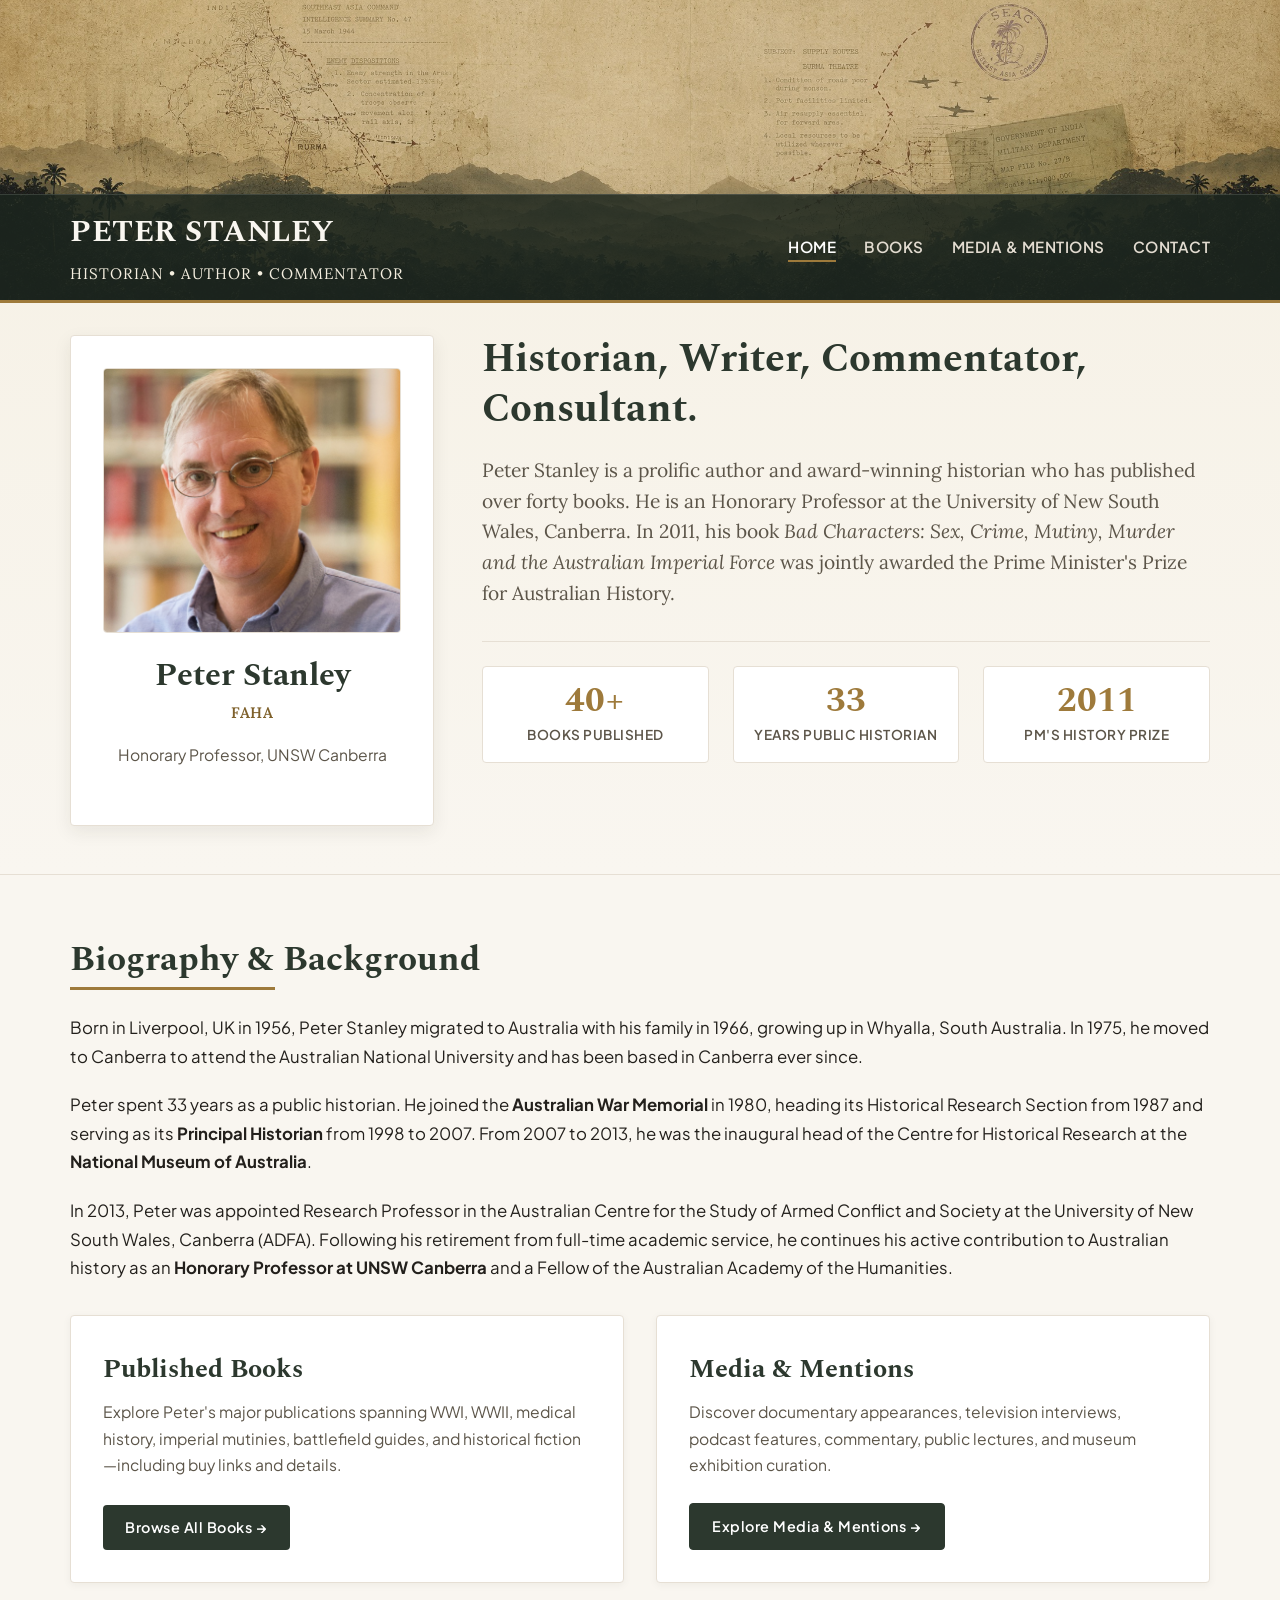
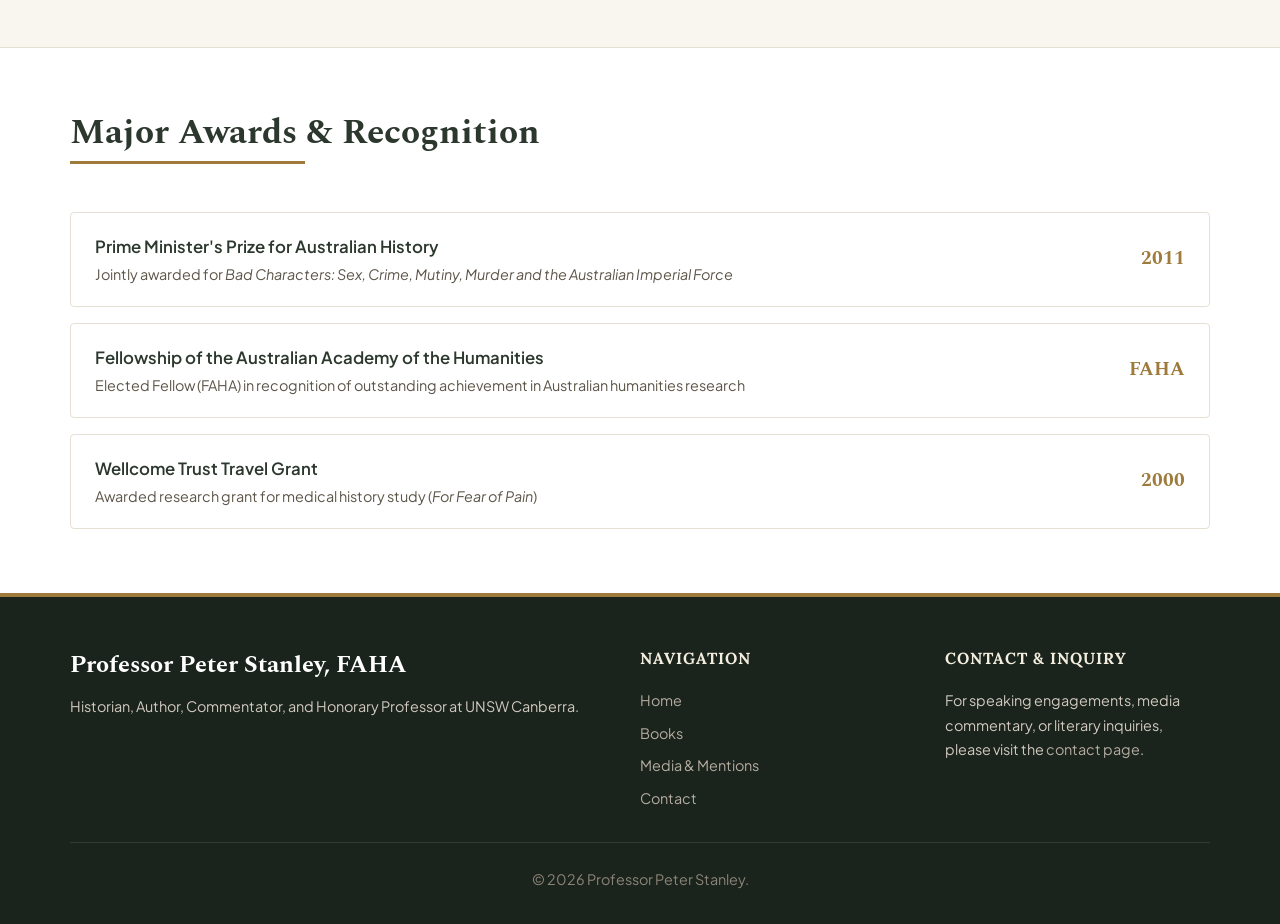
<file: index.html>
<!DOCTYPE html>
<html lang="en">
<head>
  <meta charset="UTF-8">
  <meta name="viewport" content="width=device-width, initial-scale=1.0">
  <title>Professor Peter Stanley, FAHA | Historian & Author</title>
  <meta name="description" content="Official website of Professor Peter Stanley FAHA, prolific author and award-winning Australian military and social historian, with over 40 books.">
  <link rel="stylesheet" href="css/style.css">
  <!-- Google Tag Manager -->
  <script>(function(w,d,s,l,i){w[l]=w[l]||[];w[l].push({'gtm.start':
  new Date().getTime(),event:'gtm.js'});var f=d.getElementsByTagName(s)[0],
  j=d.createElement(s),dl=l!='dataLayer'?'&l='+l:'';j.async=true;j.src=
  'https://www.googletagmanager.com/gtm.js?id='+i+dl;f.parentNode.insertBefore(j,f);
  })(window,document,'script','dataLayer','GTM-TJXRHC45');</script>
  <!-- End Google Tag Manager -->
</head>
<body>
  <!-- Google Tag Manager (noscript) -->
  <noscript><iframe src="https://www.googletagmanager.com/ns.html?id=GTM-TJXRHC45"
  height="0" width="0" style="display:none;visibility:hidden"></iframe></noscript>
  <!-- End Google Tag Manager (noscript) -->

  <!-- Header Banner & Overlay Navigation -->
  <header class="site-header">
    <div class="banner-wrapper">
      <img src="assets/header-banner.jpg" alt="SEAC Intelligence Summary & Burma Map Banner" class="banner-img">
    </div>
    <nav class="site-brand-nav">
      <div class="container brand-nav-container">
        <div class="site-title">
          PETER STANLEY
          <span>Historian • Author • Commentator</span>
        </div>
        <button class="nav-toggle" aria-label="Toggle Navigation">&#9776;</button>
        <div class="main-nav">
          <ul>
            <li><a href="index.html" class="active">Home</a></li>
            <li><a href="books.html">Books</a></li>
            <li><a href="media.html">Media & Mentions</a></li>
            <li><a href="contact.html">Contact</a></li>
          </ul>
        </div>
      </div>
    </nav>
  </header>

  <!-- Hero Section -->
  <section class="hero-section">
    <div class="container hero-grid">
      
      <!-- Profile Card -->
      <div class="hero-profile-card">
        <img class="profile-photo" src="assets/profile-peter-stanley.jpg" alt="Professor Peter Stanley">
        <h1 class="profile-name">Peter Stanley</h1>
        <div class="profile-postnominal">FAHA</div>
        <p class="card-desc">Honorary Professor, UNSW Canberra</p>
      </div>

      <!-- Hero Content -->
      <div class="hero-content-box">
        <h2 class="hero-tagline">Historian, Writer, Commentator, Consultant.</h2>
        <p class="hero-lead">
          Peter Stanley is a prolific author and award-winning historian who has published over forty books. He is an Honorary Professor at the University of New South Wales, Canberra. In 2011, his book <em>Bad Characters: Sex, Crime, Mutiny, Murder and the Australian Imperial Force</em> was jointly awarded the Prime Minister's Prize for Australian History.
        </p>

        <!-- Stats Grid -->
        <div class="hero-stats">
          <div class="stat-card">
            <div class="stat-number">40+</div>
            <div class="stat-label">Books Published</div>
          </div>
          <div class="stat-card">
            <div class="stat-number">33</div>
            <div class="stat-label">Years Public Historian</div>
          </div>
          <div class="stat-card">
            <div class="stat-number">2011</div>
            <div class="stat-label">PM's History Prize</div>
          </div>
        </div>
      </div>

    </div>
  </section>

  <!-- Biography Section -->
  <section class="section">
    <div class="container">
      <h2 class="section-title">Biography & Background</h2>
      <div class="bio-content">
        <p>
          Born in Liverpool, UK in 1956, Peter Stanley migrated to Australia with his family in 1966, growing up in Whyalla, South Australia. In 1975, he moved to Canberra to attend the Australian National University and has been based in Canberra ever since.
        </p>
        <p>
          Peter spent 33 years as a public historian. He joined the <strong>Australian War Memorial</strong> in 1980, heading its Historical Research Section from 1987 and serving as its <strong>Principal Historian</strong> from 1998 to 2007. From 2007 to 2013, he was the inaugural head of the Centre for Historical Research at the <strong>National Museum of Australia</strong>.
        </p>
        <p>
          In 2013, Peter was appointed Research Professor in the Australian Centre for the Study of Armed Conflict and Society at the University of New South Wales, Canberra (ADFA). Following his retirement from full-time academic service, he continues his active contribution to Australian history as an <strong>Honorary Professor at UNSW Canberra</strong> and a Fellow of the Australian Academy of the Humanities.
        </p>
      </div>

      <!-- Feature Cards Grid -->
      <div class="cards-grid">
        <div class="feature-card">
          <div>
            <h3 class="card-title">Published Books</h3>
            <p class="card-desc">
              Explore Peter's major publications spanning WWI, WWII, medical history, imperial mutinies, battlefield guides, and historical fiction—including buy links and details.
            </p>
          </div>
          <div>
            <a href="books.html" class="btn btn-primary">Browse All Books &rarr;</a>
          </div>
        </div>

        <div class="feature-card">
          <div>
            <h3 class="card-title">Media & Mentions</h3>
            <p class="card-desc">
              Discover documentary appearances, television interviews, podcast features, commentary, public lectures, and museum exhibition curation.
            </p>
          </div>
          <div>
            <a href="media.html" class="btn btn-outline">Explore Media & Mentions &rarr;</a>
          </div>
        </div>
      </div>
    </div>
  </section>

  <!-- Major Honors Section -->
  <section class="section" style="background-color: var(--color-card-bg); border-top: 1px solid var(--color-card-border);">
    <div class="container">
      <h2 class="section-title">Major Awards & Recognition</h2>
      <ul class="awards-list">
        <li class="award-item">
          <div>
            <div class="award-name">Prime Minister's Prize for Australian History</div>
            <div class="award-detail">Jointly awarded for <em>Bad Characters: Sex, Crime, Mutiny, Murder and the Australian Imperial Force</em></div>
          </div>
          <div class="award-year">2011</div>
        </li>
        <li class="award-item">
          <div>
            <div class="award-name">Fellowship of the Australian Academy of the Humanities</div>
            <div class="award-detail">Elected Fellow (FAHA) in recognition of outstanding achievement in Australian humanities research</div>
          </div>
          <div class="award-year">FAHA</div>
        </li>
        <li class="award-item">
          <div>
            <div class="award-name">Wellcome Trust Travel Grant</div>
            <div class="award-detail">Awarded research grant for medical history study (<em>For Fear of Pain</em>)</div>
          </div>
          <div class="award-year">2000</div>
        </li>
      </ul>
    </div>
  </section>

  <!-- Footer -->
  <footer class="site-footer">
    <div class="container">
      <div class="footer-grid">
        <div class="footer-brand">
          <h3>Professor Peter Stanley, FAHA</h3>
          <p>Historian, Author, Commentator, and Honorary Professor at UNSW Canberra.</p>
        </div>
        <div class="footer-links">
          <h4>Navigation</h4>
          <ul>
            <li><a href="index.html">Home</a></li>
            <li><a href="books.html">Books</a></li>
            <li><a href="media.html">Media & Mentions</a></li>
            <li><a href="contact.html">Contact</a></li>
          </ul>
        </div>
        <div class="footer-links">
          <h4>Contact & Inquiry</h4>
          <p>For speaking engagements, media commentary, or literary inquiries, please visit the <a href="contact.html">contact page</a>.</p>
        </div>
      </div>
      <div class="footer-bottom">
        <p>&copy; 2026 Professor Peter Stanley.</p>
      </div>
    </div>
  </footer>

  <script src="js/main.js"></script>
</body>
</html>
</file>
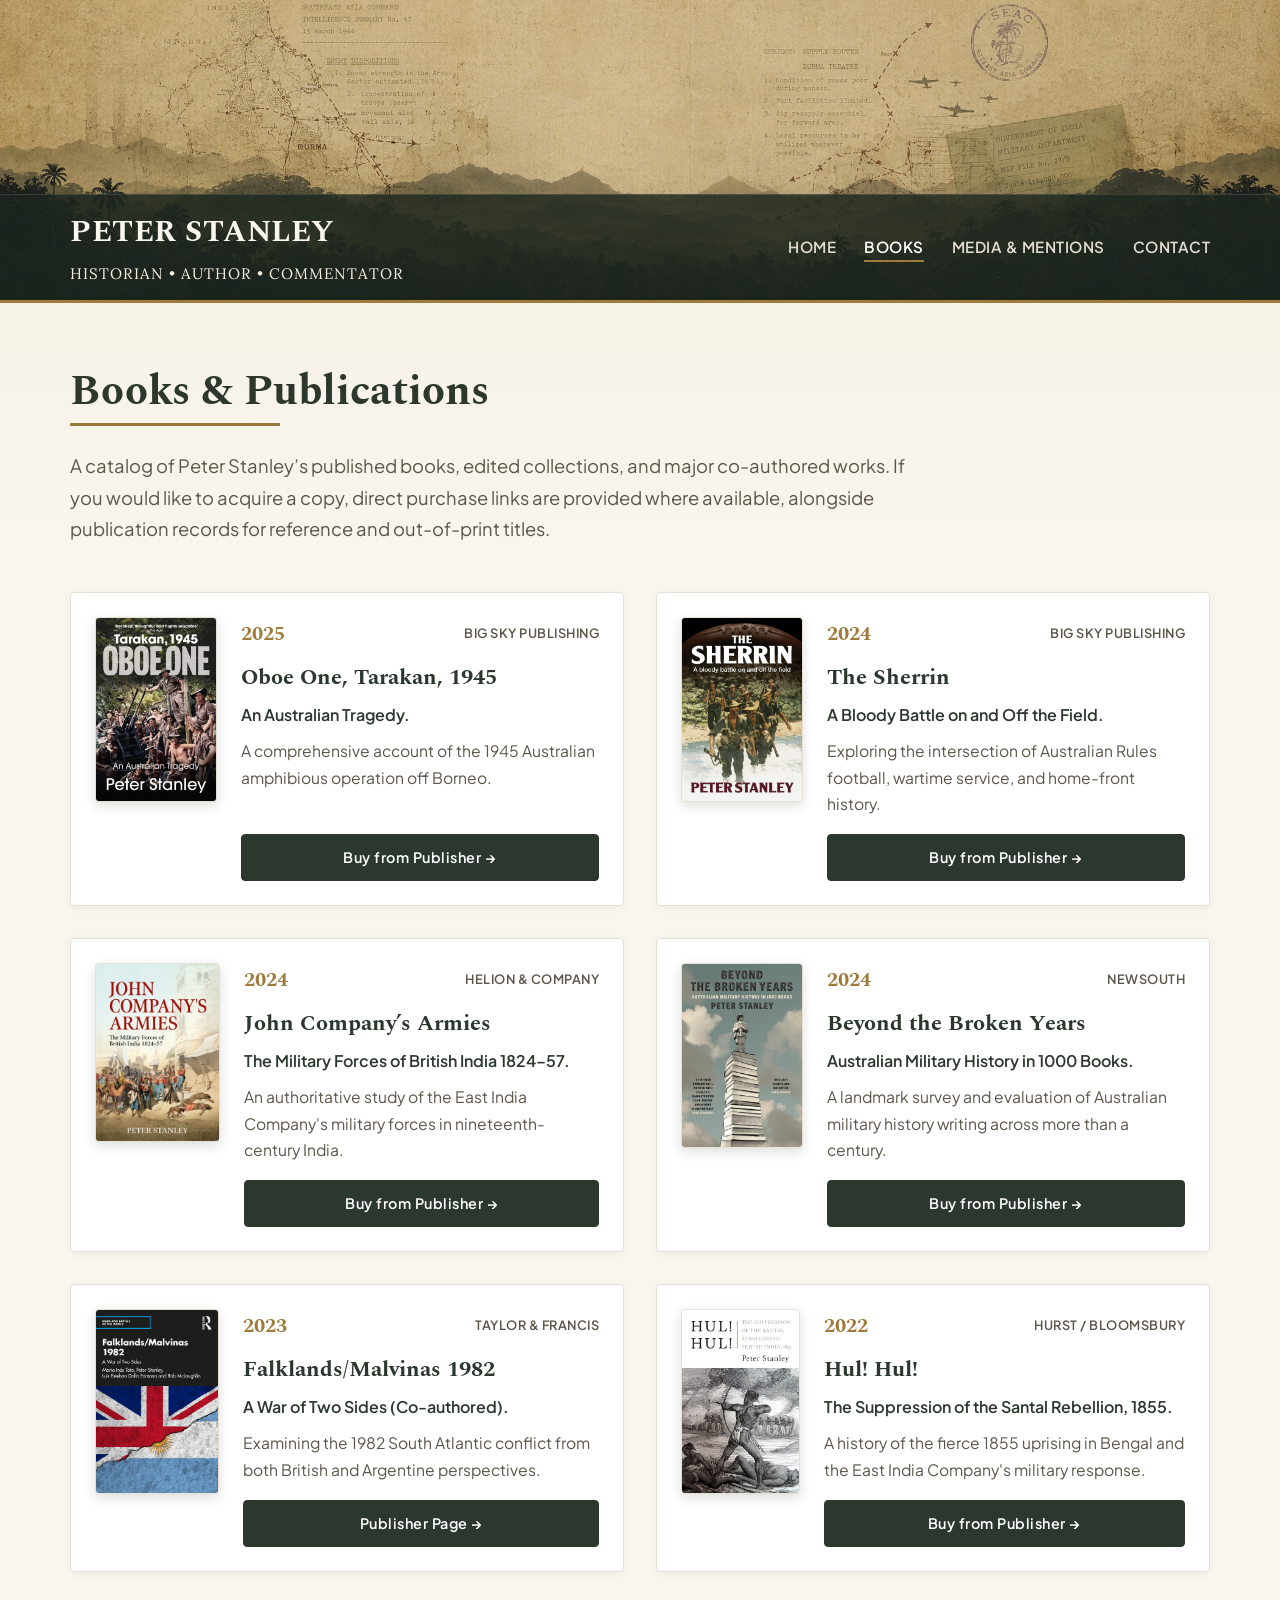
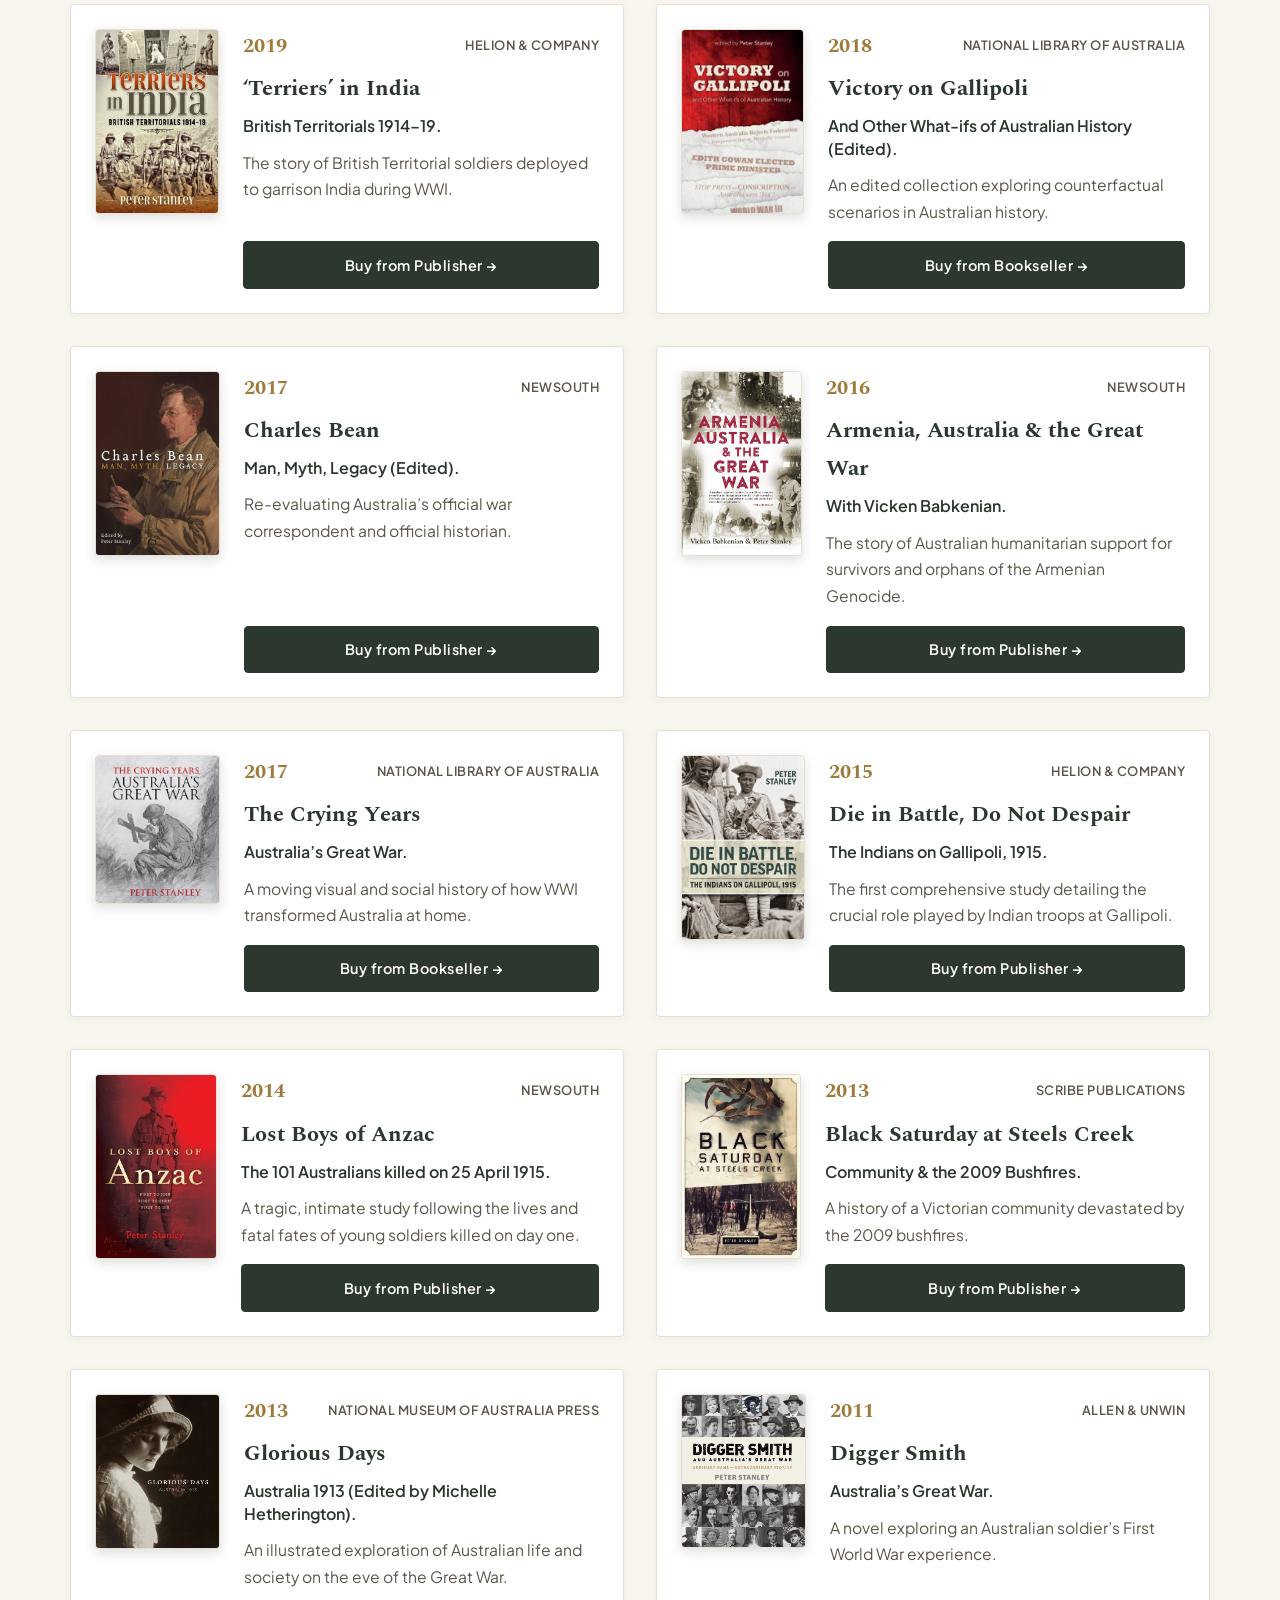
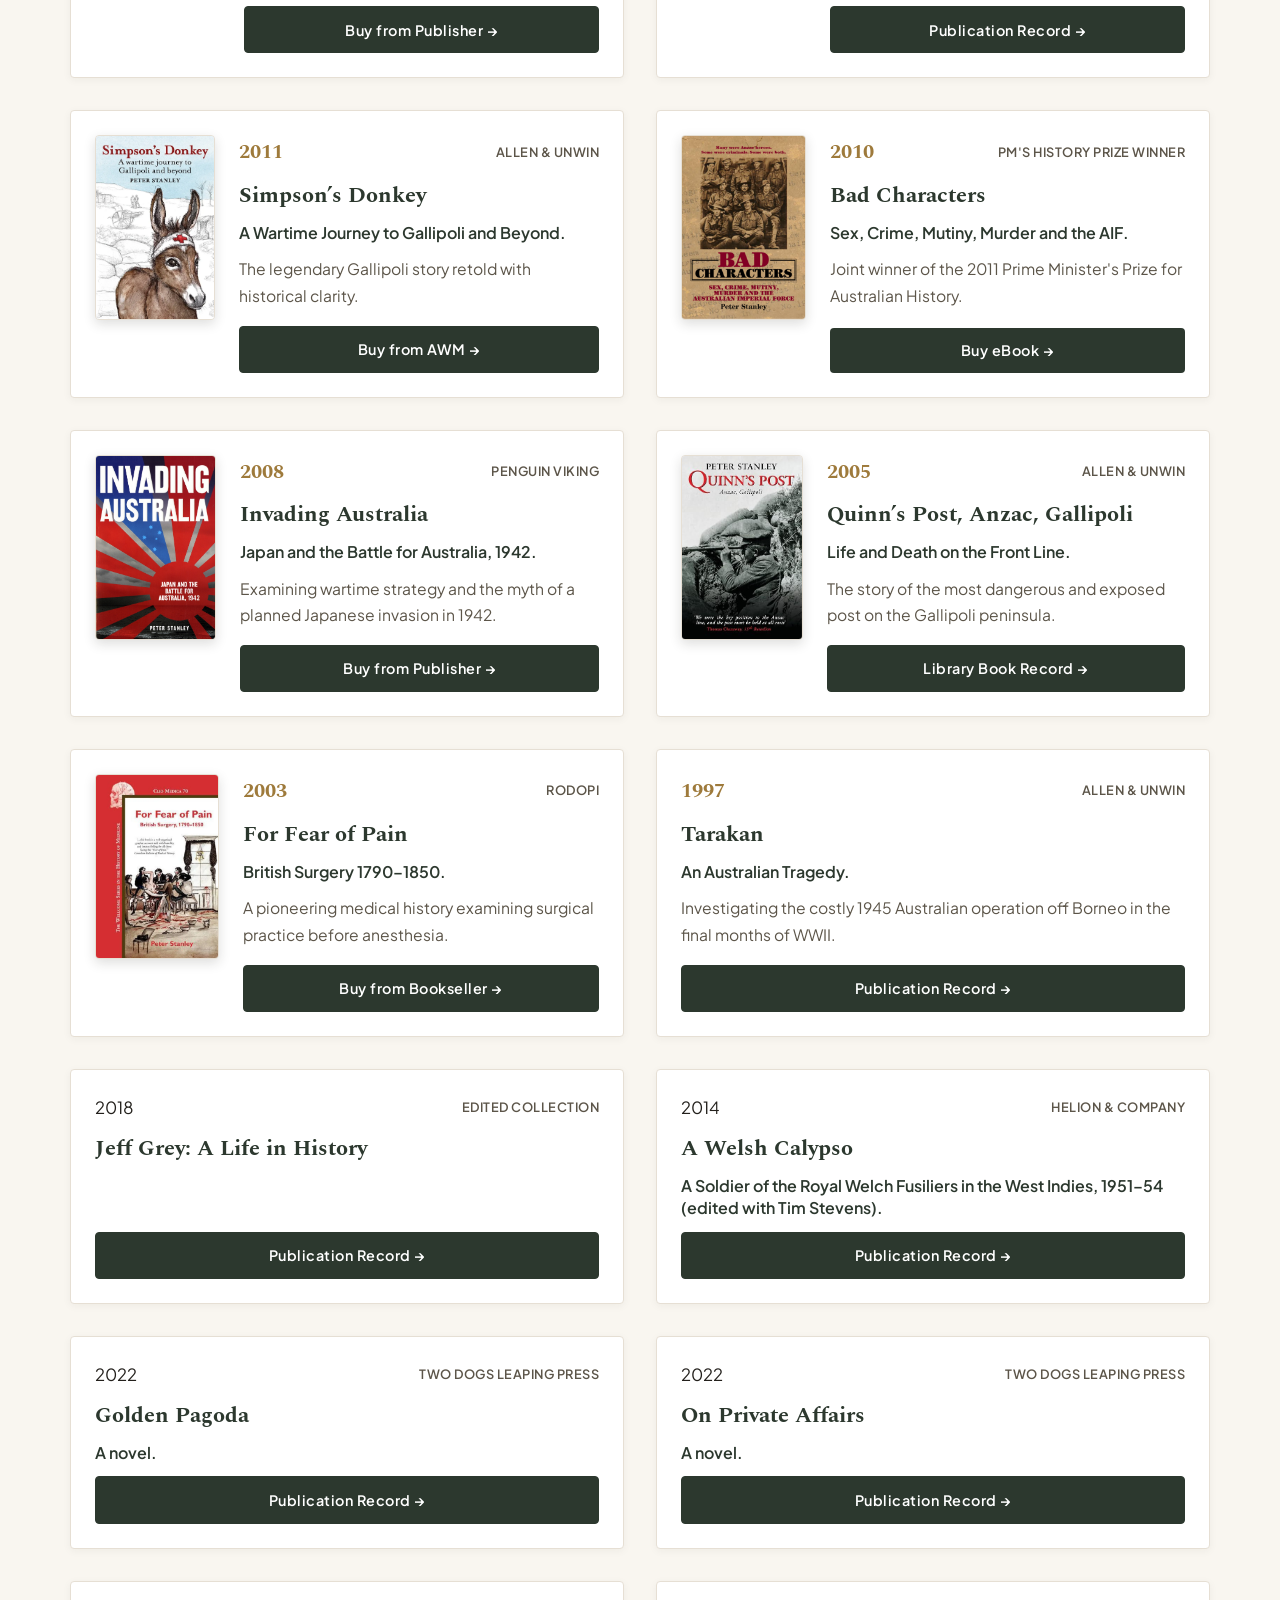
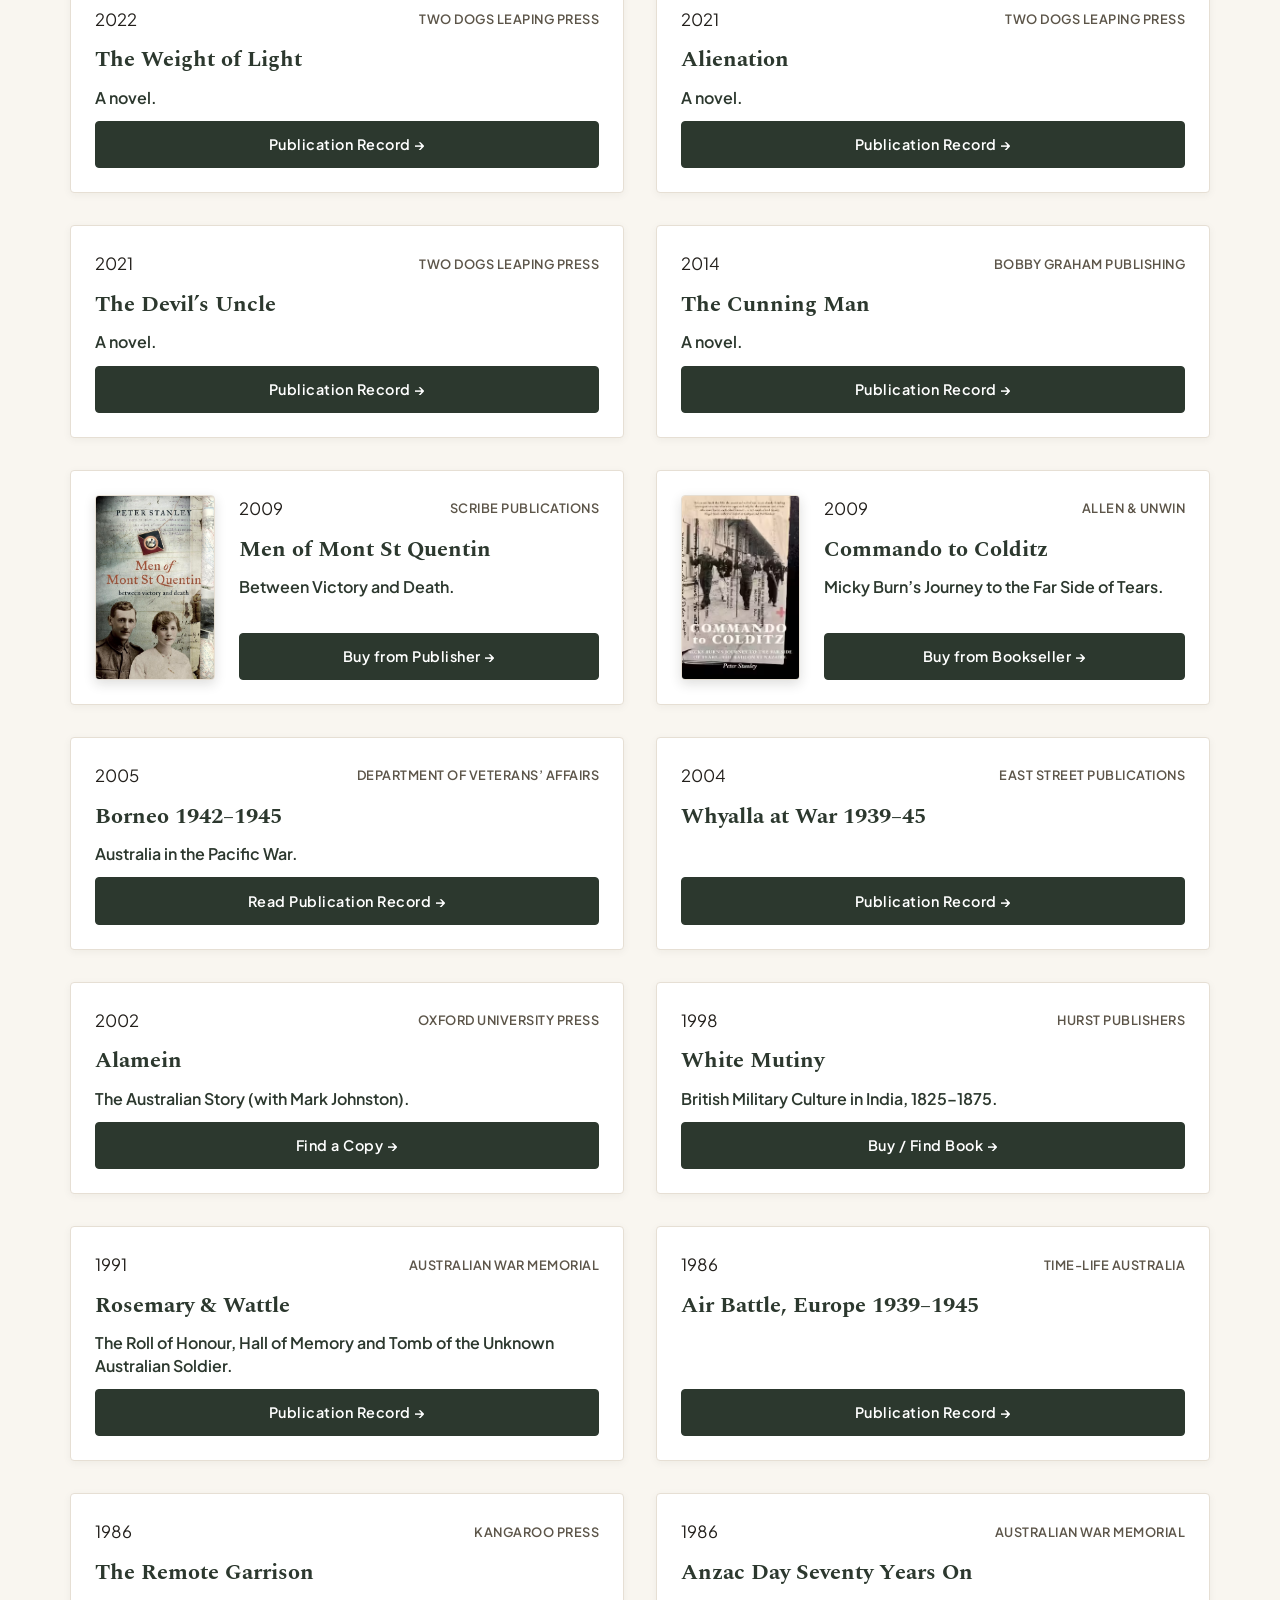
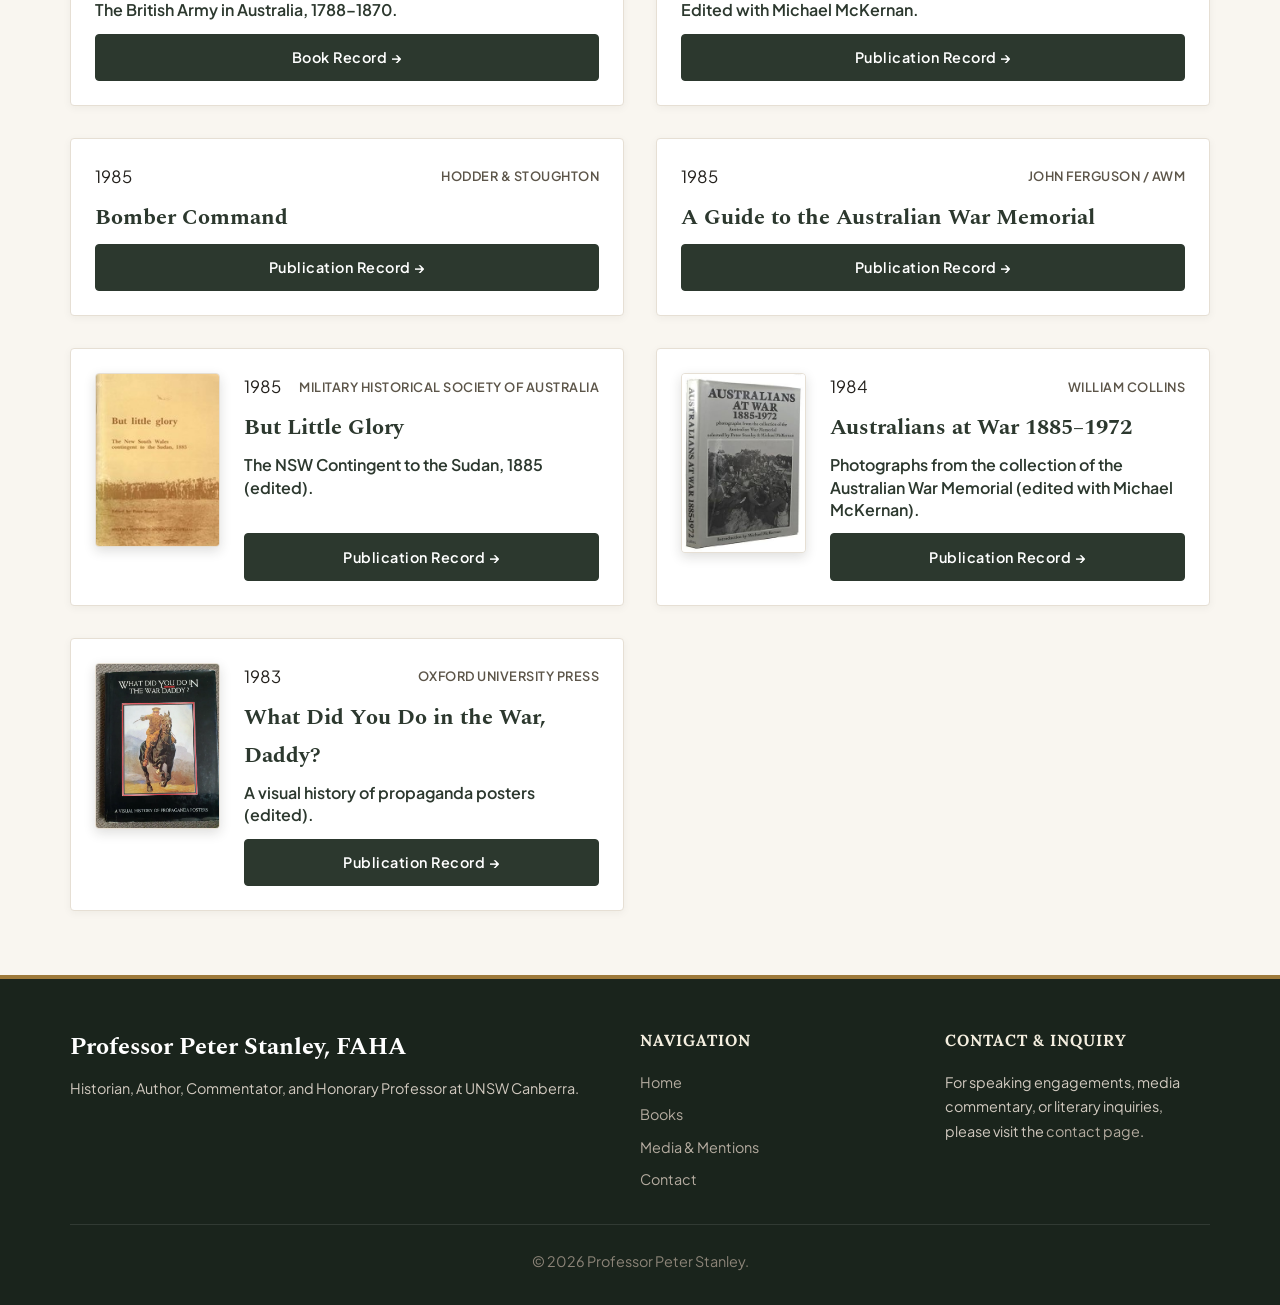
<file: books.html>
<!DOCTYPE html>
<html lang="en">
<head>
  <meta charset="UTF-8">
  <meta name="viewport" content="width=device-width, initial-scale=1.0">
  <title>Books | Professor Peter Stanley, FAHA</title>
  <meta name="description" content="Published books, edited collections, and major historical works by Professor Peter Stanley FAHA.">
  <link rel="stylesheet" href="css/style.css">
  <!-- Google Tag Manager -->
  <script>(function(w,d,s,l,i){w[l]=w[l]||[];w[l].push({'gtm.start':
  new Date().getTime(),event:'gtm.js'});var f=d.getElementsByTagName(s)[0],
  j=d.createElement(s),dl=l!='dataLayer'?'&l='+l:'';j.async=true;j.src=
  'https://www.googletagmanager.com/gtm.js?id='+i+dl;f.parentNode.insertBefore(j,f);
  })(window,document,'script','dataLayer','GTM-TJXRHC45');</script>
  <!-- End Google Tag Manager -->
</head>
<body>
  <!-- Google Tag Manager (noscript) -->
  <noscript><iframe src="https://www.googletagmanager.com/ns.html?id=GTM-TJXRHC45"
  height="0" width="0" style="display:none;visibility:hidden"></iframe></noscript>
  <!-- End Google Tag Manager (noscript) -->

  <!-- Header Banner & Overlay Navigation -->
  <header class="site-header">
    <div class="banner-wrapper">
      <img src="assets/header-banner.jpg" alt="Burma theatre map and wartime documents" class="banner-img">
    </div>
    <nav class="site-brand-nav">
      <div class="container brand-nav-container">
        <div class="site-title">
          PETER STANLEY
          <span>Historian • Author • Commentator</span>
        </div>
        <button class="nav-toggle" aria-label="Toggle Navigation">&#9776;</button>
        <div class="main-nav">
          <ul>
            <li><a href="index.html">Home</a></li>
            <li><a href="books.html" class="active">Books</a></li>
            <li><a href="media.html">Media & Mentions</a></li>
            <li><a href="contact.html">Contact</a></li>
          </ul>
        </div>
      </div>
    </nav>
  </header>

  <!-- Page Introduction Header -->
  <section class="section" style="padding-bottom: 2rem; background: linear-gradient(180deg, rgba(244, 238, 223, 0.5) 0%, rgba(249, 246, 240, 0) 100%);">
    <div class="container">
      <h1 class="section-title" style="font-size: 2.6rem;">Books & Publications</h1>
      <p style="font-size: 1.15rem; color: var(--color-text-muted); max-width: 850px;">
        A catalog of Peter Stanley’s published books, edited collections, and major co-authored works. If you would like to acquire a copy, direct purchase links are provided where available, alongside publication records for reference and out-of-print titles.
      </p>
    </div>
  </section>

  <!-- Books Catalog Grid (2 Columns, Horizontal Cards) -->
  <section class="section" style="padding-top: 1rem;">
    <div class="container">
      <div class="books-grid">

        <!-- 2025: Oboe One -->
        <article class="book-card-horizontal">
          <a href="https://www.bigskypublishing.com.au/oboe-one-tarakan-1945/" target="_blank" rel="noopener">
            <img class="book-cover-left" src="assets/books/oboe-one.jpg" alt="Cover of Oboe One, Tarakan, 1945" loading="lazy">
          </a>
          <div class="book-details-right">
            <div>
              <div style="display: flex; justify-content: space-between; align-items: center; margin-bottom: 0.4rem;">
                <span style="font-family: var(--font-heading); font-size: 1.25rem; font-weight: 700; color: var(--color-accent);">2025</span>
                <span class="publisher-tag">Big Sky Publishing</span>
              </div>
              <h2 class="card-title" style="font-size: 1.4rem;">Oboe One, Tarakan, 1945</h2>
              <div class="card-subtitle">An Australian Tragedy.</div>
              <p class="card-desc" style="margin-bottom: 1rem;">A comprehensive account of the 1945 Australian amphibious operation off Borneo.</p>
            </div>
            <div>
              <a href="https://www.bigskypublishing.com.au/oboe-one-tarakan-1945/" target="_blank" rel="noopener" class="btn btn-outline" style="width: 100%; justify-content: center;">Buy from Publisher &rarr;</a>
            </div>
          </div>
        </article>

        <!-- 2024: The Sherrin -->
        <article class="book-card-horizontal">
          <a href="https://www.bigskypublishing.com.au/the-sherrin/" target="_blank" rel="noopener">
            <img class="book-cover-left" src="assets/books/thesherrin.jpg" alt="Cover of The Sherrin" loading="lazy">
          </a>
          <div class="book-details-right">
            <div>
              <div style="display: flex; justify-content: space-between; align-items: center; margin-bottom: 0.4rem;">
                <span style="font-family: var(--font-heading); font-size: 1.25rem; font-weight: 700; color: var(--color-accent);">2024</span>
                <span class="publisher-tag">Big Sky Publishing</span>
              </div>
              <h2 class="card-title" style="font-size: 1.4rem;">The Sherrin</h2>
              <div class="card-subtitle">A Bloody Battle on and Off the Field.</div>
              <p class="card-desc" style="margin-bottom: 1rem;">Exploring the intersection of Australian Rules football, wartime service, and home-front history.</p>
            </div>
            <div>
              <a href="https://www.bigskypublishing.com.au/the-sherrin/" target="_blank" rel="noopener" class="btn btn-outline" style="width: 100%; justify-content: center;">Buy from Publisher &rarr;</a>
            </div>
          </div>
        </article>

        <!-- 2024: John Company's Armies -->
        <article class="book-card-horizontal">
          <a href="https://www.helion.co.uk/military-history-books/john-companys-armies-the-military-forces-of-british-india-1824-57.php" target="_blank" rel="noopener">
            <img class="book-cover-left" src="assets/books/john-companys-armies.jpg" alt="Cover of John Company's Armies" loading="lazy">
          </a>
          <div class="book-details-right">
            <div>
              <div style="display: flex; justify-content: space-between; align-items: center; margin-bottom: 0.4rem;">
                <span style="font-family: var(--font-heading); font-size: 1.25rem; font-weight: 700; color: var(--color-accent);">2024</span>
                <span class="publisher-tag">Helion & Company</span>
              </div>
              <h2 class="card-title" style="font-size: 1.4rem;">John Company’s Armies</h2>
              <div class="card-subtitle">The Military Forces of British India 1824–57.</div>
              <p class="card-desc" style="margin-bottom: 1rem;">An authoritative study of the East India Company's military forces in nineteenth-century India.</p>
            </div>
            <div>
              <a href="https://www.helion.co.uk/military-history-books/john-companys-armies-the-military-forces-of-british-india-1824-57.php" target="_blank" rel="noopener" class="btn btn-outline" style="width: 100%; justify-content: center;">Buy from Publisher &rarr;</a>
            </div>
          </div>
        </article>

        <!-- 2024: Beyond the Broken Years -->
        <article class="book-card-horizontal">
          <a href="https://newsouthbooks.com.au/books/beyond-the-broken-years/" target="_blank" rel="noopener">
            <img class="book-cover-left" src="assets/books/beyond-the-broken-years.jpg" alt="Cover of Beyond the Broken Years" loading="lazy">
          </a>
          <div class="book-details-right">
            <div>
              <div style="display: flex; justify-content: space-between; align-items: center; margin-bottom: 0.4rem;">
                <span style="font-family: var(--font-heading); font-size: 1.25rem; font-weight: 700; color: var(--color-accent);">2024</span>
                <span class="publisher-tag">NewSouth</span>
              </div>
              <h2 class="card-title" style="font-size: 1.4rem;">Beyond the Broken Years</h2>
              <div class="card-subtitle">Australian Military History in 1000 Books.</div>
              <p class="card-desc" style="margin-bottom: 1rem;">A landmark survey and evaluation of Australian military history writing across more than a century.</p>
            </div>
            <div>
              <a href="https://newsouthbooks.com.au/books/beyond-the-broken-years/" target="_blank" rel="noopener" class="btn btn-outline" style="width: 100%; justify-content: center;">Buy from Publisher &rarr;</a>
            </div>
          </div>
        </article>

        <!-- 2023: Falklands/Malvinas -->
        <article class="book-card-horizontal">
          <a href="https://www.taylorfrancis.com/books/mono/10.4324/9781003368915/falklands-malvina" target="_blank" rel="noopener">
            <img class="book-cover-left" src="assets/books/falklands-malvinas.jpg" alt="Cover of Falklands/Malvinas 1982: A War of Two Sides" loading="lazy">
          </a>
          <div class="book-details-right">
            <div>
              <div style="display: flex; justify-content: space-between; align-items: center; margin-bottom: 0.4rem;">
                <span style="font-family: var(--font-heading); font-size: 1.25rem; font-weight: 700; color: var(--color-accent);">2023</span>
                <span class="publisher-tag">Taylor & Francis</span>
              </div>
              <h2 class="card-title" style="font-size: 1.4rem;">Falklands/Malvinas 1982</h2>
              <div class="card-subtitle">A War of Two Sides (Co-authored).</div>
              <p class="card-desc" style="margin-bottom: 1rem;">Examining the 1982 South Atlantic conflict from both British and Argentine perspectives.</p>
            </div>
            <div>
              <a href="https://www.taylorfrancis.com/books/mono/10.4324/9781003368915/falklands-malvina" target="_blank" rel="noopener" class="btn btn-outline" style="width: 100%; justify-content: center;">Publisher Page &rarr;</a>
            </div>
          </div>
        </article>

        <!-- 2022: Hul! Hul! -->
        <article class="book-card-horizontal">
          <a href="https://newsouthbooks.com.au/books/hul-hul/" target="_blank" rel="noopener">
            <img class="book-cover-left" src="assets/books/hul-hul.jpg" alt="Cover of Hul! Hul!" loading="lazy">
          </a>
          <div class="book-details-right">
            <div>
              <div style="display: flex; justify-content: space-between; align-items: center; margin-bottom: 0.4rem;">
                <span style="font-family: var(--font-heading); font-size: 1.25rem; font-weight: 700; color: var(--color-accent);">2022</span>
                <span class="publisher-tag">Hurst / Bloomsbury</span>
              </div>
              <h2 class="card-title" style="font-size: 1.4rem;">Hul! Hul!</h2>
              <div class="card-subtitle">The Suppression of the Santal Rebellion, 1855.</div>
              <p class="card-desc" style="margin-bottom: 1rem;">A history of the fierce 1855 uprising in Bengal and the East India Company's military response.</p>
            </div>
            <div>
              <a href="https://newsouthbooks.com.au/books/hul-hul/" target="_blank" rel="noopener" class="btn btn-outline" style="width: 100%; justify-content: center;">Buy from Publisher &rarr;</a>
            </div>
          </div>
        </article>

        <!-- 2019: 'Terriers' in India -->
        <article class="book-card-horizontal">
          <a href="https://www.helion.co.uk/military-history-books/terriers-in-india-british-territorials-1914-19.php" target="_blank" rel="noopener">
            <img class="book-cover-left" src="assets/books/terriersinindia.jpg" alt="Cover of ‘Terriers’ in India" loading="lazy">
          </a>
          <div class="book-details-right">
            <div>
              <div style="display: flex; justify-content: space-between; align-items: center; margin-bottom: 0.4rem;">
                <span style="font-family: var(--font-heading); font-size: 1.25rem; font-weight: 700; color: var(--color-accent);">2019</span>
                <span class="publisher-tag">Helion & Company</span>
              </div>
              <h2 class="card-title" style="font-size: 1.4rem;">‘Terriers’ in India</h2>
              <div class="card-subtitle">British Territorials 1914–19.</div>
              <p class="card-desc" style="margin-bottom: 1rem;">The story of British Territorial soldiers deployed to garrison India during WWI.</p>
            </div>
            <div>
              <a href="https://www.helion.co.uk/military-history-books/terriers-in-india-british-territorials-1914-19.php" target="_blank" rel="noopener" class="btn btn-outline" style="width: 100%; justify-content: center;">Buy from Publisher &rarr;</a>
            </div>
          </div>
        </article>

        <!-- 2018: Victory on Gallipoli -->
        <article class="book-card-horizontal">
          <a href="https://www.qbd.com.au/victory-on-gallipoli/peter-stanley/9780642279217/" target="_blank" rel="noopener">
            <img class="book-cover-left" src="assets/books/victory-on-gallipoli.jpg" alt="Cover of Victory on Gallipoli" loading="lazy">
          </a>
          <div class="book-details-right">
            <div>
              <div style="display: flex; justify-content: space-between; align-items: center; margin-bottom: 0.4rem;">
                <span style="font-family: var(--font-heading); font-size: 1.25rem; font-weight: 700; color: var(--color-accent);">2018</span>
                <span class="publisher-tag">National Library of Australia</span>
              </div>
              <h2 class="card-title" style="font-size: 1.4rem;">Victory on Gallipoli</h2>
              <div class="card-subtitle">And Other What-ifs of Australian History (Edited).</div>
              <p class="card-desc" style="margin-bottom: 1rem;">An edited collection exploring counterfactual scenarios in Australian history.</p>
            </div>
            <div>
              <a href="https://www.qbd.com.au/victory-on-gallipoli/peter-stanley/9780642279217/" target="_blank" rel="noopener" class="btn btn-outline" style="width: 100%; justify-content: center;">Buy from Bookseller &rarr;</a>
            </div>
          </div>
        </article>

        <!-- 2017: Charles Bean -->
        <article class="book-card-horizontal">
          <a href="https://newsouthbooks.com.au/books/charles-bean/" target="_blank" rel="noopener">
            <img class="book-cover-left" src="assets/books/charles-bean.jpg" alt="Cover of Charles Bean: Man, Myth, Legacy" loading="lazy">
          </a>
          <div class="book-details-right">
            <div>
              <div style="display: flex; justify-content: space-between; align-items: center; margin-bottom: 0.4rem;">
                <span style="font-family: var(--font-heading); font-size: 1.25rem; font-weight: 700; color: var(--color-accent);">2017</span>
                <span class="publisher-tag">NewSouth</span>
              </div>
              <h2 class="card-title" style="font-size: 1.4rem;">Charles Bean</h2>
              <div class="card-subtitle">Man, Myth, Legacy (Edited).</div>
              <p class="card-desc" style="margin-bottom: 1rem;">Re-evaluating Australia’s official war correspondent and official historian.</p>
            </div>
            <div>
              <a href="https://newsouthbooks.com.au/books/charles-bean/" target="_blank" rel="noopener" class="btn btn-outline" style="width: 100%; justify-content: center;">Buy from Publisher &rarr;</a>
            </div>
          </div>
        </article>

        <!-- 2016: Armenia, Australia & the Great War -->
        <article class="book-card-horizontal">
          <a href="https://newsouthbooks.com.au/books/armenia-australia-the-great-war/" target="_blank" rel="noopener">
            <img class="book-cover-left" src="assets/books/armenia-australia.jpg" alt="Cover of Armenia, Australia &amp; the Great War" loading="lazy">
          </a>
          <div class="book-details-right">
            <div>
              <div style="display: flex; justify-content: space-between; align-items: center; margin-bottom: 0.4rem;">
                <span style="font-family: var(--font-heading); font-size: 1.25rem; font-weight: 700; color: var(--color-accent);">2016</span>
                <span class="publisher-tag">NewSouth</span>
              </div>
              <h2 class="card-title" style="font-size: 1.4rem;">Armenia, Australia &amp; the Great War</h2>
              <div class="card-subtitle">With Vicken Babkenian.</div>
              <p class="card-desc" style="margin-bottom: 1rem;">The story of Australian humanitarian support for survivors and orphans of the Armenian Genocide.</p>
            </div>
            <div>
              <a href="https://newsouthbooks.com.au/books/armenia-australia-the-great-war/" target="_blank" rel="noopener" class="btn btn-outline" style="width: 100%; justify-content: center;">Buy from Publisher &rarr;</a>
            </div>
          </div>
        </article>

        <!-- 2017: The Crying Years -->
        <article class="book-card-horizontal">
          <a href="https://bunbury.collinsbooks.com.au/p/military-the-crying-years-australia-s-great-war--17?barcode=9780642279057" target="_blank" rel="noopener">
            <img class="book-cover-left" src="assets/books/the-crying-years.jpg" alt="Cover of The Crying Years" loading="lazy">
          </a>
          <div class="book-details-right">
            <div>
              <div style="display: flex; justify-content: space-between; align-items: center; margin-bottom: 0.4rem;">
                <span style="font-family: var(--font-heading); font-size: 1.25rem; font-weight: 700; color: var(--color-accent);">2017</span>
                <span class="publisher-tag">National Library of Australia</span>
              </div>
              <h2 class="card-title" style="font-size: 1.4rem;">The Crying Years</h2>
              <div class="card-subtitle">Australia’s Great War.</div>
              <p class="card-desc" style="margin-bottom: 1rem;">A moving visual and social history of how WWI transformed Australia at home.</p>
            </div>
            <div>
              <a href="https://bunbury.collinsbooks.com.au/p/military-the-crying-years-australia-s-great-war--17?barcode=9780642279057" target="_blank" rel="noopener" class="btn btn-outline" style="width: 100%; justify-content: center;">Buy from Bookseller &rarr;</a>
            </div>
          </div>
        </article>

        <!-- 2015: Die in Battle -->
        <article class="book-card-horizontal">
          <a href="https://www.helion.co.uk/military-history-books/die-in-battle-do-not-despair-the-indians-on-gallipoli-1915.php" target="_blank" rel="noopener">
            <img class="book-cover-left" src="assets/books/die-in-battle.jpg" alt="Cover of Die in Battle, Do Not Despair" loading="lazy">
          </a>
          <div class="book-details-right">
            <div>
              <div style="display: flex; justify-content: space-between; align-items: center; margin-bottom: 0.4rem;">
                <span style="font-family: var(--font-heading); font-size: 1.25rem; font-weight: 700; color: var(--color-accent);">2015</span>
                <span class="publisher-tag">Helion & Company</span>
              </div>
              <h2 class="card-title" style="font-size: 1.4rem;">Die in Battle, Do Not Despair</h2>
              <div class="card-subtitle">The Indians on Gallipoli, 1915.</div>
              <p class="card-desc" style="margin-bottom: 1rem;">The first comprehensive study detailing the crucial role played by Indian troops at Gallipoli.</p>
            </div>
            <div>
              <a href="https://www.helion.co.uk/military-history-books/die-in-battle-do-not-despair-the-indians-on-gallipoli-1915.php" target="_blank" rel="noopener" class="btn btn-outline" style="width: 100%; justify-content: center;">Buy from Publisher &rarr;</a>
            </div>
          </div>
        </article>

        <!-- 2014: Lost Boys of Anzac -->
        <article class="book-card-horizontal">
          <a href="https://newsouthbooks.com.au/books/lost-boys-of-anzac/" target="_blank" rel="noopener">
            <img class="book-cover-left" src="assets/books/lost-boys-of-anzac.jpg" alt="Cover of Lost Boys of Anzac" loading="lazy">
          </a>
          <div class="book-details-right">
            <div>
              <div style="display: flex; justify-content: space-between; align-items: center; margin-bottom: 0.4rem;">
                <span style="font-family: var(--font-heading); font-size: 1.25rem; font-weight: 700; color: var(--color-accent);">2014</span>
                <span class="publisher-tag">NewSouth</span>
              </div>
              <h2 class="card-title" style="font-size: 1.4rem;">Lost Boys of Anzac</h2>
              <div class="card-subtitle">The 101 Australians killed on 25 April 1915.</div>
              <p class="card-desc" style="margin-bottom: 1rem;">A tragic, intimate study following the lives and fatal fates of young soldiers killed on day one.</p>
            </div>
            <div>
              <a href="https://newsouthbooks.com.au/books/lost-boys-of-anzac/" target="_blank" rel="noopener" class="btn btn-outline" style="width: 100%; justify-content: center;">Buy from Publisher &rarr;</a>
            </div>
          </div>
        </article>

        <!-- 2013: Black Saturday -->
        <article class="book-card-horizontal">
          <a href="https://scribepublications.com.au/books/black-saturday-at-steels-creek" target="_blank" rel="noopener">
            <img class="book-cover-left" src="assets/books/black-saturday.webp" alt="Cover of Black Saturday at Steels Creek" loading="lazy">
          </a>
          <div class="book-details-right">
            <div>
              <div style="display: flex; justify-content: space-between; align-items: center; margin-bottom: 0.4rem;">
                <span style="font-family: var(--font-heading); font-size: 1.25rem; font-weight: 700; color: var(--color-accent);">2013</span>
                <span class="publisher-tag">Scribe Publications</span>
              </div>
              <h2 class="card-title" style="font-size: 1.4rem;">Black Saturday at Steels Creek</h2>
              <div class="card-subtitle">Community & the 2009 Bushfires.</div>
              <p class="card-desc" style="margin-bottom: 1rem;">A history of a Victorian community devastated by the 2009 bushfires.</p>
            </div>
            <div>
              <a href="https://scribepublications.com.au/books/black-saturday-at-steels-creek" target="_blank" rel="noopener" class="btn btn-outline" style="width: 100%; justify-content: center;">Buy from Publisher &rarr;</a>
            </div>
          </div>
        </article>

        <!-- 2013: Glorious Days -->
        <article class="book-card-horizontal">
          <a href="https://newsouthbooks.com.au/books/glorious-days/" target="_blank" rel="noopener">
            <img class="book-cover-left" src="assets/books/glorious-days.jpg" alt="Cover of Glorious Days: Australia 1913" loading="lazy">
          </a>
          <div class="book-details-right">
            <div>
              <div style="display: flex; justify-content: space-between; align-items: center; margin-bottom: 0.4rem;">
                <span style="font-family: var(--font-heading); font-size: 1.25rem; font-weight: 700; color: var(--color-accent);">2013</span>
                <span class="publisher-tag">National Museum of Australia Press</span>
              </div>
              <h2 class="card-title" style="font-size: 1.4rem;">Glorious Days</h2>
              <div class="card-subtitle">Australia 1913 (Edited by Michelle Hetherington).</div>
              <p class="card-desc" style="margin-bottom: 1rem;">An illustrated exploration of Australian life and society on the eve of the Great War.</p>
            </div>
            <div>
              <a href="https://newsouthbooks.com.au/books/glorious-days/" target="_blank" rel="noopener" class="btn btn-outline" style="width: 100%; justify-content: center;">Buy from Publisher &rarr;</a>
            </div>
          </div>
        </article>

        <!-- 2011: Digger Smith -->
        <article class="book-card-horizontal">
          <a href="https://www.unsw.edu.au/staff/peter-stanley" target="_blank" rel="noopener">
            <img class="book-cover-left" src="assets/books/digger-smith.jpg" alt="Cover of Digger Smith" loading="lazy">
          </a>
          <div class="book-details-right">
            <div>
              <div style="display: flex; justify-content: space-between; align-items: center; margin-bottom: 0.4rem;">
                <span style="font-family: var(--font-heading); font-size: 1.25rem; font-weight: 700; color: var(--color-accent);">2011</span>
                <span class="publisher-tag">Allen & Unwin</span>
              </div>
              <h2 class="card-title" style="font-size: 1.4rem;">Digger Smith</h2>
              <div class="card-subtitle">Australia’s Great War.</div>
              <p class="card-desc" style="margin-bottom: 1rem;">A novel exploring an Australian soldier’s First World War experience.</p>
            </div>
            <div>
              <a href="https://www.unsw.edu.au/staff/peter-stanley" target="_blank" rel="noopener" class="btn btn-outline" style="width: 100%; justify-content: center;">Publication Record &rarr;</a>
            </div>
          </div>
        </article>

        <!-- 2011: Simpson's Donkey -->
        <article class="book-card-horizontal">
          <a href="https://shop.awm.gov.au/products/simpsons-donkey-a-wartime-journey-to-gallipoli-and-beyond" target="_blank" rel="noopener">
            <img class="book-cover-left" src="assets/books/simpsons-donkey.webp" alt="Cover of Simpson's Donkey" loading="lazy">
          </a>
          <div class="book-details-right">
            <div>
              <div style="display: flex; justify-content: space-between; align-items: center; margin-bottom: 0.4rem;">
                <span style="font-family: var(--font-heading); font-size: 1.25rem; font-weight: 700; color: var(--color-accent);">2011</span>
                <span class="publisher-tag">Allen & Unwin</span>
              </div>
              <h2 class="card-title" style="font-size: 1.4rem;">Simpson’s Donkey</h2>
              <div class="card-subtitle">A Wartime Journey to Gallipoli and Beyond.</div>
              <p class="card-desc" style="margin-bottom: 1rem;">The legendary Gallipoli story retold with historical clarity.</p>
            </div>
            <div>
              <a href="https://shop.awm.gov.au/products/simpsons-donkey-a-wartime-journey-to-gallipoli-and-beyond" target="_blank" rel="noopener" class="btn btn-outline" style="width: 100%; justify-content: center;">Buy from AWM &rarr;</a>
            </div>
          </div>
        </article>

        <!-- 2010: Bad Characters -->
        <article class="book-card-horizontal">
          <a href="https://www.kobo.com/sg/en/ebook/bad-characters-1" target="_blank" rel="noopener">
            <img class="book-cover-left" src="assets/books/bad-characters.png" alt="Cover of Bad Characters" loading="lazy">
          </a>
          <div class="book-details-right">
            <div>
              <div style="display: flex; justify-content: space-between; align-items: center; margin-bottom: 0.4rem;">
                <span style="font-family: var(--font-heading); font-size: 1.25rem; font-weight: 700; color: var(--color-accent);">2010</span>
                <span class="publisher-tag">PM's History Prize Winner</span>
              </div>
              <h2 class="card-title" style="font-size: 1.4rem;">Bad Characters</h2>
              <div class="card-subtitle">Sex, Crime, Mutiny, Murder and the AIF.</div>
              <p class="card-desc" style="margin-bottom: 1rem;">Joint winner of the 2011 Prime Minister's Prize for Australian History.</p>
            </div>
            <div>
              <a href="https://www.kobo.com/sg/en/ebook/bad-characters-1" target="_blank" rel="noopener" class="btn btn-primary" style="width: 100%; justify-content: center;">Buy eBook &rarr;</a>
            </div>
          </div>
        </article>

        <!-- 2008: Invading Australia -->
        <article class="book-card-horizontal">
          <a href="https://www.penguin.com.au/books/invading-australia-japan-and-the-battle-for-australia-1942-9781742284859" target="_blank" rel="noopener">
            <img class="book-cover-left" src="assets/books/invading-australia.jpg" alt="Cover of Invading Australia" loading="lazy">
          </a>
          <div class="book-details-right">
            <div>
              <div style="display: flex; justify-content: space-between; align-items: center; margin-bottom: 0.4rem;">
                <span style="font-family: var(--font-heading); font-size: 1.25rem; font-weight: 700; color: var(--color-accent);">2008</span>
                <span class="publisher-tag">Penguin Viking</span>
              </div>
              <h2 class="card-title" style="font-size: 1.4rem;">Invading Australia</h2>
              <div class="card-subtitle">Japan and the Battle for Australia, 1942.</div>
              <p class="card-desc" style="margin-bottom: 1rem;">Examining wartime strategy and the myth of a planned Japanese invasion in 1942.</p>
            </div>
            <div>
              <a href="https://www.penguin.com.au/books/invading-australia-japan-and-the-battle-for-australia-1942-9781742284859" target="_blank" rel="noopener" class="btn btn-outline" style="width: 100%; justify-content: center;">Buy from Publisher &rarr;</a>
            </div>
          </div>
        </article>

        <!-- 2005: Quinn's Post -->
        <article class="book-card-horizontal">
          <a href="https://www.overdrive.com/media/300754/quinns-post" target="_blank" rel="noopener">
            <img class="book-cover-left" src="assets/books/quinns-post.jpg" alt="Cover of Quinn’s Post, Anzac, Gallipoli" loading="lazy">
          </a>
          <div class="book-details-right">
            <div>
              <div style="display: flex; justify-content: space-between; align-items: center; margin-bottom: 0.4rem;">
                <span style="font-family: var(--font-heading); font-size: 1.25rem; font-weight: 700; color: var(--color-accent);">2005</span>
                <span class="publisher-tag">Allen & Unwin</span>
              </div>
              <h2 class="card-title" style="font-size: 1.4rem;">Quinn’s Post, Anzac, Gallipoli</h2>
              <div class="card-subtitle">Life and Death on the Front Line.</div>
              <p class="card-desc" style="margin-bottom: 1rem;">The story of the most dangerous and exposed post on the Gallipoli peninsula.</p>
            </div>
            <div>
              <a href="https://www.overdrive.com/media/300754/quinns-post" target="_blank" rel="noopener" class="btn btn-outline" style="width: 100%; justify-content: center;">Library Book Record &rarr;</a>
            </div>
          </div>
        </article>

        <!-- 2003: For Fear of Pain -->
        <article class="book-card-horizontal">
          <a href="https://www.thenile.co.nz/books/peter-stanley/for-fear-of-pain/9789042010246" target="_blank" rel="noopener">
            <img class="book-cover-left" src="assets/books/for-fear-of-pain.webp" alt="Cover of For Fear of Pain" loading="lazy">
          </a>
          <div class="book-details-right">
            <div>
              <div style="display: flex; justify-content: space-between; align-items: center; margin-bottom: 0.4rem;">
                <span style="font-family: var(--font-heading); font-size: 1.25rem; font-weight: 700; color: var(--color-accent);">2003</span>
                <span class="publisher-tag">Rodopi</span>
              </div>
              <h2 class="card-title" style="font-size: 1.4rem;">For Fear of Pain</h2>
              <div class="card-subtitle">British Surgery 1790–1850.</div>
              <p class="card-desc" style="margin-bottom: 1rem;">A pioneering medical history examining surgical practice before anesthesia.</p>
            </div>
            <div>
              <a href="https://www.thenile.co.nz/books/peter-stanley/for-fear-of-pain/9789042010246" target="_blank" rel="noopener" class="btn btn-outline" style="width: 100%; justify-content: center;">Buy from Bookseller &rarr;</a>
            </div>
          </div>
        </article>

        <!-- 1997: Tarakan -->
        <article class="book-card-horizontal">
          <div class="book-details-right">
            <div>
              <div style="display: flex; justify-content: space-between; align-items: center; margin-bottom: 0.4rem;">
                <span style="font-family: var(--font-heading); font-size: 1.25rem; font-weight: 700; color: var(--color-accent);">1997</span>
                <span class="publisher-tag">Allen & Unwin</span>
              </div>
              <h2 class="card-title" style="font-size: 1.4rem;">Tarakan</h2>
              <div class="card-subtitle">An Australian Tragedy.</div>
              <p class="card-desc" style="margin-bottom: 1rem;">Investigating the costly 1945 Australian operation off Borneo in the final months of WWII.</p>
            </div>
            <div>
              <a href="https://www.unsw.edu.au/staff/peter-stanley" target="_blank" rel="noopener" class="btn btn-outline" style="width: 100%; justify-content: center;">Publication Record &rarr;</a>
            </div>
          </div>
        </article>

        <!-- Additional publications, novels, and edited works -->
        <article class="book-card-horizontal"><div class="book-details-right"><div>
          <div style="display: flex; justify-content: space-between; align-items: center; margin-bottom: 0.4rem;"><span class="book-year">2018</span><span class="publisher-tag">Edited collection</span></div>
          <h2 class="card-title" style="font-size: 1.4rem;">Jeff Grey: A Life in History</h2>
        </div><div><a href="https://www.unsw.edu.au/staff/peter-stanley" target="_blank" rel="noopener" class="btn btn-outline" style="width: 100%; justify-content: center;">Publication Record &rarr;</a></div></div></article>

        <article class="book-card-horizontal"><div class="book-details-right"><div>
          <div style="display: flex; justify-content: space-between; align-items: center; margin-bottom: 0.4rem;"><span class="book-year">2014</span><span class="publisher-tag">Helion &amp; Company</span></div>
          <h2 class="card-title" style="font-size: 1.4rem;">A Welsh Calypso</h2><div class="card-subtitle">A Soldier of the Royal Welch Fusiliers in the West Indies, 1951–54 (edited with Tim Stevens).</div>
        </div><div><a href="https://www.unsw.edu.au/staff/peter-stanley" target="_blank" rel="noopener" class="btn btn-outline" style="width: 100%; justify-content: center;">Publication Record &rarr;</a></div></div></article>

        <article class="book-card-horizontal"><div class="book-details-right"><div>
          <div style="display: flex; justify-content: space-between; align-items: center; margin-bottom: 0.4rem;"><span class="book-year">2022</span><span class="publisher-tag">Two Dogs Leaping Press</span></div>
          <h2 class="card-title" style="font-size: 1.4rem;">Golden Pagoda</h2><div class="card-subtitle">A novel.</div>
        </div><div><a href="https://www.unsw.edu.au/staff/peter-stanley" target="_blank" rel="noopener" class="btn btn-outline" style="width: 100%; justify-content: center;">Publication Record &rarr;</a></div></div></article>

        <article class="book-card-horizontal"><div class="book-details-right"><div>
          <div style="display: flex; justify-content: space-between; align-items: center; margin-bottom: 0.4rem;"><span class="book-year">2022</span><span class="publisher-tag">Two Dogs Leaping Press</span></div>
          <h2 class="card-title" style="font-size: 1.4rem;">On Private Affairs</h2><div class="card-subtitle">A novel.</div>
        </div><div><a href="https://www.unsw.edu.au/staff/peter-stanley" target="_blank" rel="noopener" class="btn btn-outline" style="width: 100%; justify-content: center;">Publication Record &rarr;</a></div></div></article>

        <article class="book-card-horizontal"><div class="book-details-right"><div>
          <div style="display: flex; justify-content: space-between; align-items: center; margin-bottom: 0.4rem;"><span class="book-year">2022</span><span class="publisher-tag">Two Dogs Leaping Press</span></div>
          <h2 class="card-title" style="font-size: 1.4rem;">The Weight of Light</h2><div class="card-subtitle">A novel.</div>
        </div><div><a href="https://www.unsw.edu.au/staff/peter-stanley" target="_blank" rel="noopener" class="btn btn-outline" style="width: 100%; justify-content: center;">Publication Record &rarr;</a></div></div></article>

        <article class="book-card-horizontal"><div class="book-details-right"><div>
          <div style="display: flex; justify-content: space-between; align-items: center; margin-bottom: 0.4rem;"><span class="book-year">2021</span><span class="publisher-tag">Two Dogs Leaping Press</span></div>
          <h2 class="card-title" style="font-size: 1.4rem;">Alienation</h2><div class="card-subtitle">A novel.</div>
        </div><div><a href="https://www.unsw.edu.au/staff/peter-stanley" target="_blank" rel="noopener" class="btn btn-outline" style="width: 100%; justify-content: center;">Publication Record &rarr;</a></div></div></article>

        <article class="book-card-horizontal"><div class="book-details-right"><div>
          <div style="display: flex; justify-content: space-between; align-items: center; margin-bottom: 0.4rem;"><span class="book-year">2021</span><span class="publisher-tag">Two Dogs Leaping Press</span></div>
          <h2 class="card-title" style="font-size: 1.4rem;">The Devil’s Uncle</h2><div class="card-subtitle">A novel.</div>
        </div><div><a href="https://www.unsw.edu.au/staff/peter-stanley" target="_blank" rel="noopener" class="btn btn-outline" style="width: 100%; justify-content: center;">Publication Record &rarr;</a></div></div></article>

        <article class="book-card-horizontal"><div class="book-details-right"><div>
          <div style="display: flex; justify-content: space-between; align-items: center; margin-bottom: 0.4rem;"><span class="book-year">2014</span><span class="publisher-tag">Bobby Graham Publishing</span></div>
          <h2 class="card-title" style="font-size: 1.4rem;">The Cunning Man</h2><div class="card-subtitle">A novel.</div>
        </div><div><a href="https://www.unsw.edu.au/staff/peter-stanley" target="_blank" rel="noopener" class="btn btn-outline" style="width: 100%; justify-content: center;">Publication Record &rarr;</a></div></div></article>

        <article class="book-card-horizontal">
          <a href="https://scribepublications.com.au/books/men-of-mont-st-quentin" target="_blank" rel="noopener">
            <img class="book-cover-left" src="assets/books/men-of-mont-st-quentin.jpg" alt="Cover of Men of Mont St Quentin" loading="lazy">
          </a>
          <div class="book-details-right"><div>
            <div style="display: flex; justify-content: space-between; align-items: center; margin-bottom: 0.4rem;"><span class="book-year">2009</span><span class="publisher-tag">Scribe Publications</span></div>
            <h2 class="card-title" style="font-size: 1.4rem;">Men of Mont St Quentin</h2><div class="card-subtitle">Between Victory and Death.</div>
          </div><div><a href="https://scribepublications.com.au/books/men-of-mont-st-quentin" target="_blank" rel="noopener" class="btn btn-outline" style="width: 100%; justify-content: center;">Buy from Publisher &rarr;</a></div></div>
        </article>

        <article class="book-card-horizontal">
          <a href="https://www.angusrobertson.com.au/books/commando-to-colditz-peter-stanley/p/9781741963847" target="_blank" rel="noopener">
            <img class="book-cover-left" src="assets/books/commando-to-colditz.avif" alt="Cover of Commando to Colditz" loading="lazy">
          </a>
          <div class="book-details-right"><div>
          <div style="display: flex; justify-content: space-between; align-items: center; margin-bottom: 0.4rem;"><span class="book-year">2009</span><span class="publisher-tag">Allen & Unwin</span></div>
          <h2 class="card-title" style="font-size: 1.4rem;">Commando to Colditz</h2><div class="card-subtitle">Micky Burn’s Journey to the Far Side of Tears.</div>
        </div><div><a href="https://www.angusrobertson.com.au/books/commando-to-colditz-peter-stanley/p/9781741963847" target="_blank" rel="noopener" class="btn btn-outline" style="width: 100%; justify-content: center;">Buy from Bookseller &rarr;</a></div></div></article>

        <article class="book-card-horizontal"><div class="book-details-right"><div>
          <div style="display: flex; justify-content: space-between; align-items: center; margin-bottom: 0.4rem;"><span class="book-year">2005</span><span class="publisher-tag">Department of Veterans’ Affairs</span></div>
          <h2 class="card-title" style="font-size: 1.4rem;">Borneo 1942–1945</h2><div class="card-subtitle">Australia in the Pacific War.</div>
        </div><div><a href="https://anzacportal.dva.gov.au/resources/borneo-1942-1945" target="_blank" rel="noopener" class="btn btn-outline" style="width: 100%; justify-content: center;">Read Publication Record &rarr;</a></div></div></article>

        <article class="book-card-horizontal"><div class="book-details-right"><div>
          <div style="display: flex; justify-content: space-between; align-items: center; margin-bottom: 0.4rem;"><span class="book-year">2004</span><span class="publisher-tag">East Street Publications</span></div>
          <h2 class="card-title" style="font-size: 1.4rem;">Whyalla at War 1939–45</h2>
        </div><div><a href="https://www.unsw.edu.au/staff/peter-stanley" target="_blank" rel="noopener" class="btn btn-outline" style="width: 100%; justify-content: center;">Publication Record &rarr;</a></div></div></article>

        <article class="book-card-horizontal"><div class="book-details-right"><div>
          <div style="display: flex; justify-content: space-between; align-items: center; margin-bottom: 0.4rem;"><span class="book-year">2002</span><span class="publisher-tag">Oxford University Press</span></div>
          <h2 class="card-title" style="font-size: 1.4rem;">Alamein</h2><div class="card-subtitle">The Australian Story (with Mark Johnston).</div>
        </div><div><a href="https://www.foyles.co.uk/book/alamein/peter-stanley/9780195516302" target="_blank" rel="noopener" class="btn btn-outline" style="width: 100%; justify-content: center;">Find a Copy &rarr;</a></div></div></article>

        <article class="book-card-horizontal"><div class="book-details-right"><div>
          <div style="display: flex; justify-content: space-between; align-items: center; margin-bottom: 0.4rem;"><span class="book-year">1998</span><span class="publisher-tag">Hurst Publishers</span></div>
          <h2 class="card-title" style="font-size: 1.4rem;">White Mutiny</h2><div class="card-subtitle">British Military Culture in India, 1825–1875.</div>
        </div><div><a href="https://newsouthbooks.com.au/books/white-mutiny/" target="_blank" rel="noopener" class="btn btn-outline" style="width: 100%; justify-content: center;">Buy / Find Book &rarr;</a></div></div></article>

        <article class="book-card-horizontal"><div class="book-details-right"><div>
          <div style="display: flex; justify-content: space-between; align-items: center; margin-bottom: 0.4rem;"><span class="book-year">1991</span><span class="publisher-tag">Australian War Memorial</span></div>
          <h2 class="card-title" style="font-size: 1.4rem;">Rosemary &amp; Wattle</h2><div class="card-subtitle">The Roll of Honour, Hall of Memory and Tomb of the Unknown Australian Soldier.</div>
        </div><div><a href="https://www.unsw.edu.au/staff/peter-stanley" target="_blank" rel="noopener" class="btn btn-outline" style="width: 100%; justify-content: center;">Publication Record &rarr;</a></div></div></article>

        <article class="book-card-horizontal"><div class="book-details-right"><div>
          <div style="display: flex; justify-content: space-between; align-items: center; margin-bottom: 0.4rem;"><span class="book-year">1986</span><span class="publisher-tag">Time-Life Australia</span></div>
          <h2 class="card-title" style="font-size: 1.4rem;">Air Battle, Europe 1939–1945</h2>
        </div><div><a href="https://www.unsw.edu.au/staff/peter-stanley" target="_blank" rel="noopener" class="btn btn-outline" style="width: 100%; justify-content: center;">Publication Record &rarr;</a></div></div></article>

        <article class="book-card-horizontal"><div class="book-details-right"><div>
          <div style="display: flex; justify-content: space-between; align-items: center; margin-bottom: 0.4rem;"><span class="book-year">1986</span><span class="publisher-tag">Kangaroo Press</span></div>
          <h2 class="card-title" style="font-size: 1.4rem;">The Remote Garrison</h2><div class="card-subtitle">The British Army in Australia, 1788–1870.</div>
        </div><div><a href="https://books.google.com/books/about/The_Remote_Garrison.html?id=8m4sAAAAYAAJ" target="_blank" rel="noopener" class="btn btn-outline" style="width: 100%; justify-content: center;">Book Record &rarr;</a></div></div></article>

        <article class="book-card-horizontal"><div class="book-details-right"><div>
          <div style="display: flex; justify-content: space-between; align-items: center; margin-bottom: 0.4rem;"><span class="book-year">1986</span><span class="publisher-tag">Australian War Memorial</span></div>
          <h2 class="card-title" style="font-size: 1.4rem;">Anzac Day Seventy Years On</h2><div class="card-subtitle">Edited with Michael McKernan.</div>
        </div><div><a href="https://www.unsw.edu.au/staff/peter-stanley" target="_blank" rel="noopener" class="btn btn-outline" style="width: 100%; justify-content: center;">Publication Record &rarr;</a></div></div></article>

        <article class="book-card-horizontal"><div class="book-details-right"><div>
          <div style="display: flex; justify-content: space-between; align-items: center; margin-bottom: 0.4rem;"><span class="book-year">1985</span><span class="publisher-tag">Hodder &amp; Stoughton</span></div>
          <h2 class="card-title" style="font-size: 1.4rem;">Bomber Command</h2>
        </div><div><a href="https://www.unsw.edu.au/staff/peter-stanley" target="_blank" rel="noopener" class="btn btn-outline" style="width: 100%; justify-content: center;">Publication Record &rarr;</a></div></div></article>

        <article class="book-card-horizontal"><div class="book-details-right"><div>
          <div style="display: flex; justify-content: space-between; align-items: center; margin-bottom: 0.4rem;"><span class="book-year">1985</span><span class="publisher-tag">John Ferguson / AWM</span></div>
          <h2 class="card-title" style="font-size: 1.4rem;">A Guide to the Australian War Memorial</h2>
        </div><div><a href="https://www.unsw.edu.au/staff/peter-stanley" target="_blank" rel="noopener" class="btn btn-outline" style="width: 100%; justify-content: center;">Publication Record &rarr;</a></div></div></article>

        <article class="book-card-horizontal">
          <a href="https://www.unsw.edu.au/staff/peter-stanley" target="_blank" rel="noopener"><img class="book-cover-left" src="assets/books/but-little-glory.jpg" alt="Cover of But Little Glory" loading="lazy"></a>
          <div class="book-details-right"><div>
          <div style="display: flex; justify-content: space-between; align-items: center; margin-bottom: 0.4rem;"><span class="book-year">1985</span><span class="publisher-tag">Military Historical Society of Australia</span></div>
          <h2 class="card-title" style="font-size: 1.4rem;">But Little Glory</h2><div class="card-subtitle">The NSW Contingent to the Sudan, 1885 (edited).</div>
        </div><div><a href="https://www.unsw.edu.au/staff/peter-stanley" target="_blank" rel="noopener" class="btn btn-outline" style="width: 100%; justify-content: center;">Publication Record &rarr;</a></div></div></article>

        <article class="book-card-horizontal">
          <a href="https://www.unsw.edu.au/staff/peter-stanley" target="_blank" rel="noopener"><img class="book-cover-left" src="assets/books/australians-at-war.jpg" alt="Cover of Australians at War 1885–1972" loading="lazy"></a>
          <div class="book-details-right"><div>
          <div style="display: flex; justify-content: space-between; align-items: center; margin-bottom: 0.4rem;"><span class="book-year">1984</span><span class="publisher-tag">William Collins</span></div>
          <h2 class="card-title" style="font-size: 1.4rem;">Australians at War 1885–1972</h2><div class="card-subtitle">Photographs from the collection of the Australian War Memorial (edited with Michael McKernan).</div>
        </div><div><a href="https://www.unsw.edu.au/staff/peter-stanley" target="_blank" rel="noopener" class="btn btn-outline" style="width: 100%; justify-content: center;">Publication Record &rarr;</a></div></div></article>

        <article class="book-card-horizontal">
          <a href="https://www.unsw.edu.au/staff/peter-stanley" target="_blank" rel="noopener"><img class="book-cover-left" src="assets/books/whatdidyoudointhewardaddy.webp" alt="Cover of What Did You Do in the War, Daddy?" loading="lazy"></a>
          <div class="book-details-right"><div>
          <div style="display: flex; justify-content: space-between; align-items: center; margin-bottom: 0.4rem;"><span class="book-year">1983</span><span class="publisher-tag">Oxford University Press</span></div>
          <h2 class="card-title" style="font-size: 1.4rem;">What Did You Do in the War, Daddy?</h2><div class="card-subtitle">A visual history of propaganda posters (edited).</div>
        </div><div><a href="https://www.unsw.edu.au/staff/peter-stanley" target="_blank" rel="noopener" class="btn btn-outline" style="width: 100%; justify-content: center;">Publication Record &rarr;</a></div></div></article>

      </div>
    </div>
  </section>

  <!-- Footer -->
  <footer class="site-footer">
    <div class="container">
      <div class="footer-grid">
        <div class="footer-brand">
          <h3>Professor Peter Stanley, FAHA</h3>
          <p>Historian, Author, Commentator, and Honorary Professor at UNSW Canberra.</p>
        </div>
        <div class="footer-links">
          <h4>Navigation</h4>
          <ul>
            <li><a href="index.html">Home</a></li>
            <li><a href="books.html">Books</a></li>
            <li><a href="media.html">Media & Mentions</a></li>
            <li><a href="contact.html">Contact</a></li>
          </ul>
        </div>
        <div class="footer-links">
          <h4>Contact & Inquiry</h4>
          <p>For speaking engagements, media commentary, or literary inquiries, please visit the <a href="contact.html">contact page</a>.</p>
        </div>
      </div>
      <div class="footer-bottom">
        <p>&copy; 2026 Professor Peter Stanley.</p>
      </div>
    </div>
  </footer>

  <script src="js/main.js"></script>
</body>
</html>
</file>
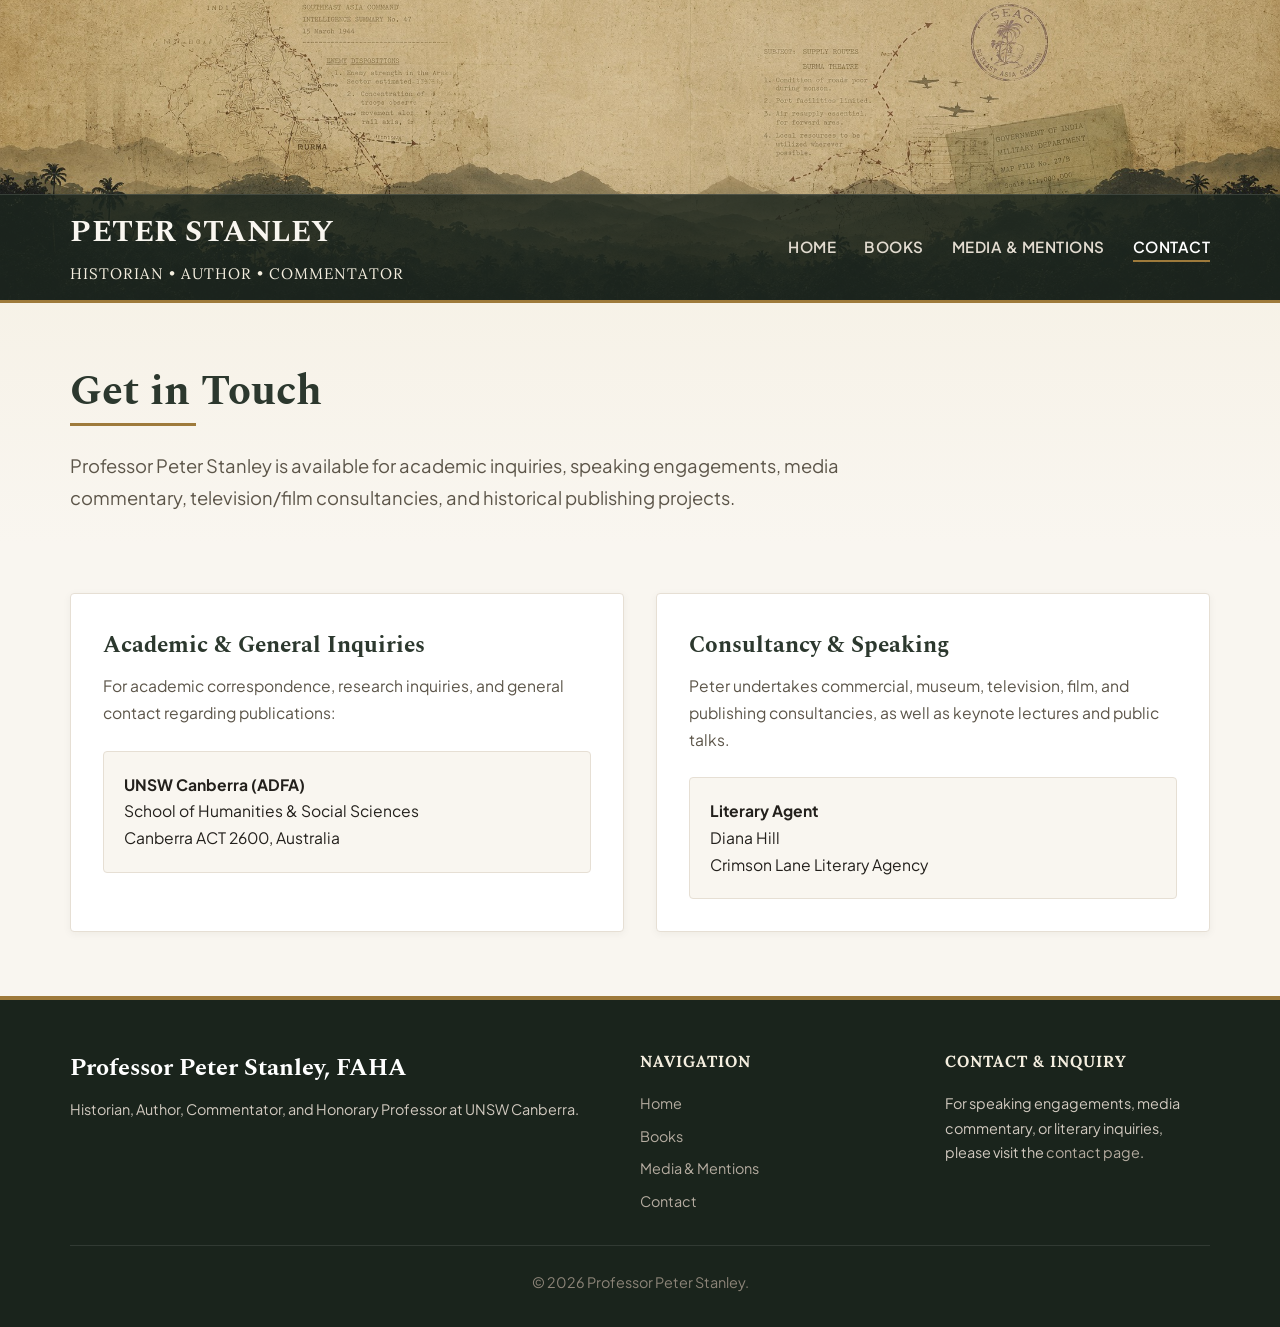
<file: contact.html>
<!DOCTYPE html>
<html lang="en">
<head>
  <meta charset="UTF-8">
  <meta name="viewport" content="width=device-width, initial-scale=1.0">
  <title>Contact | Professor Peter Stanley, FAHA</title>
  <meta name="description" content="Contact details and inquiry information for Professor Peter Stanley FAHA - speaking engagements, media commentary, and historical consultancy.">
  <link rel="stylesheet" href="css/style.css">
  <!-- Google Tag Manager -->
  <script>(function(w,d,s,l,i){w[l]=w[l]||[];w[l].push({'gtm.start':
  new Date().getTime(),event:'gtm.js'});var f=d.getElementsByTagName(s)[0],
  j=d.createElement(s),dl=l!='dataLayer'?'&l='+l:'';j.async=true;j.src=
  'https://www.googletagmanager.com/gtm.js?id='+i+dl;f.parentNode.insertBefore(j,f);
  })(window,document,'script','dataLayer','GTM-TJXRHC45');</script>
  <!-- End Google Tag Manager -->
</head>
<body>
  <!-- Google Tag Manager (noscript) -->
  <noscript><iframe src="https://www.googletagmanager.com/ns.html?id=GTM-TJXRHC45"
  height="0" width="0" style="display:none;visibility:hidden"></iframe></noscript>
  <!-- End Google Tag Manager (noscript) -->

  <!-- Header Banner & Overlay Navigation -->
  <header class="site-header">
    <div class="banner-wrapper">
      <img src="assets/header-banner.jpg" alt="SEAC Intelligence Summary & Burma Map Banner" class="banner-img">
    </div>
    <nav class="site-brand-nav">
      <div class="container brand-nav-container">
        <div class="site-title">
          PETER STANLEY
          <span>Historian • Author • Commentator</span>
        </div>
        <button class="nav-toggle" aria-label="Toggle Navigation">&#9776;</button>
        <div class="main-nav">
          <ul>
            <li><a href="index.html">Home</a></li>
            <li><a href="books.html">Books</a></li>
            <li><a href="media.html">Media & Mentions</a></li>
            <li><a href="contact.html" class="active">Contact</a></li>
          </ul>
        </div>
      </div>
    </nav>
  </header>

  <!-- Page Introduction Header -->
  <section class="section" style="padding-bottom: 2rem; background: linear-gradient(180deg, rgba(244, 238, 223, 0.5) 0%, rgba(249, 246, 240, 0) 100%);">
    <div class="container">
      <h1 class="section-title" style="font-size: 2.6rem;">Get in Touch</h1>
      <p style="font-size: 1.15rem; color: var(--color-text-muted); max-width: 800px;">
        Professor Peter Stanley is available for academic inquiries, speaking engagements, media commentary, television/film consultancies, and historical publishing projects.
      </p>
    </div>
  </section>

  <!-- Contact Details Grid -->
  <section class="section" style="padding-top: 1rem;">
    <div class="container">
      <div class="cards-grid" style="grid-template-columns: repeat(auto-fit, minmax(320px, 1fr)); gap: 2rem;">

        <!-- Academic & General Inquiries -->
        <div class="feature-card">
          <div>
            <h3 class="card-title" style="font-size: 1.45rem;">Academic & General Inquiries</h3>
            <p class="card-desc">
              For academic correspondence, research inquiries, and general contact regarding publications:
            </p>
            <div style="background-color: var(--color-bg); padding: 1.25rem; border-radius: var(--radius-sm); border: 1px solid var(--color-card-border); font-size: 0.98rem; margin-top: 1rem;">
              <strong>UNSW Canberra (ADFA)</strong><br>
              School of Humanities & Social Sciences<br>
              Canberra ACT 2600, Australia
            </div>
          </div>
        </div>

        <!-- Speaking & Media Consultancies -->
        <div class="feature-card">
          <div>
            <h3 class="card-title" style="font-size: 1.45rem;">Consultancy & Speaking</h3>
            <p class="card-desc">
              Peter undertakes commercial, museum, television, film, and publishing consultancies, as well as keynote lectures and public talks.
            </p>
            <div style="background-color: var(--color-bg); padding: 1.25rem; border-radius: var(--radius-sm); border: 1px solid var(--color-card-border); font-size: 0.98rem; margin-top: 1rem;">
              <strong>Literary Agent</strong><br>
              Diana Hill<br>
              Crimson Lane Literary Agency
            </div>
          </div>
        </div>

      </div>
    </div>
  </section>

  <!-- Footer -->
  <footer class="site-footer">
    <div class="container">
      <div class="footer-grid">
        <div class="footer-brand">
          <h3>Professor Peter Stanley, FAHA</h3>
          <p>Historian, Author, Commentator, and Honorary Professor at UNSW Canberra.</p>
        </div>
        <div class="footer-links">
          <h4>Navigation</h4>
          <ul>
            <li><a href="index.html">Home</a></li>
            <li><a href="books.html">Books</a></li>
            <li><a href="media.html">Media & Mentions</a></li>
            <li><a href="contact.html">Contact</a></li>
          </ul>
        </div>
        <div class="footer-links">
          <h4>Contact & Inquiry</h4>
          <p>For speaking engagements, media commentary, or literary inquiries, please visit the <a href="contact.html">contact page</a>.</p>
        </div>
      </div>
      <div class="footer-bottom">
        <p>&copy; 2026 Professor Peter Stanley.</p>
      </div>
    </div>
  </footer>

  <script src="js/main.js"></script>
</body>
</html>
</file>
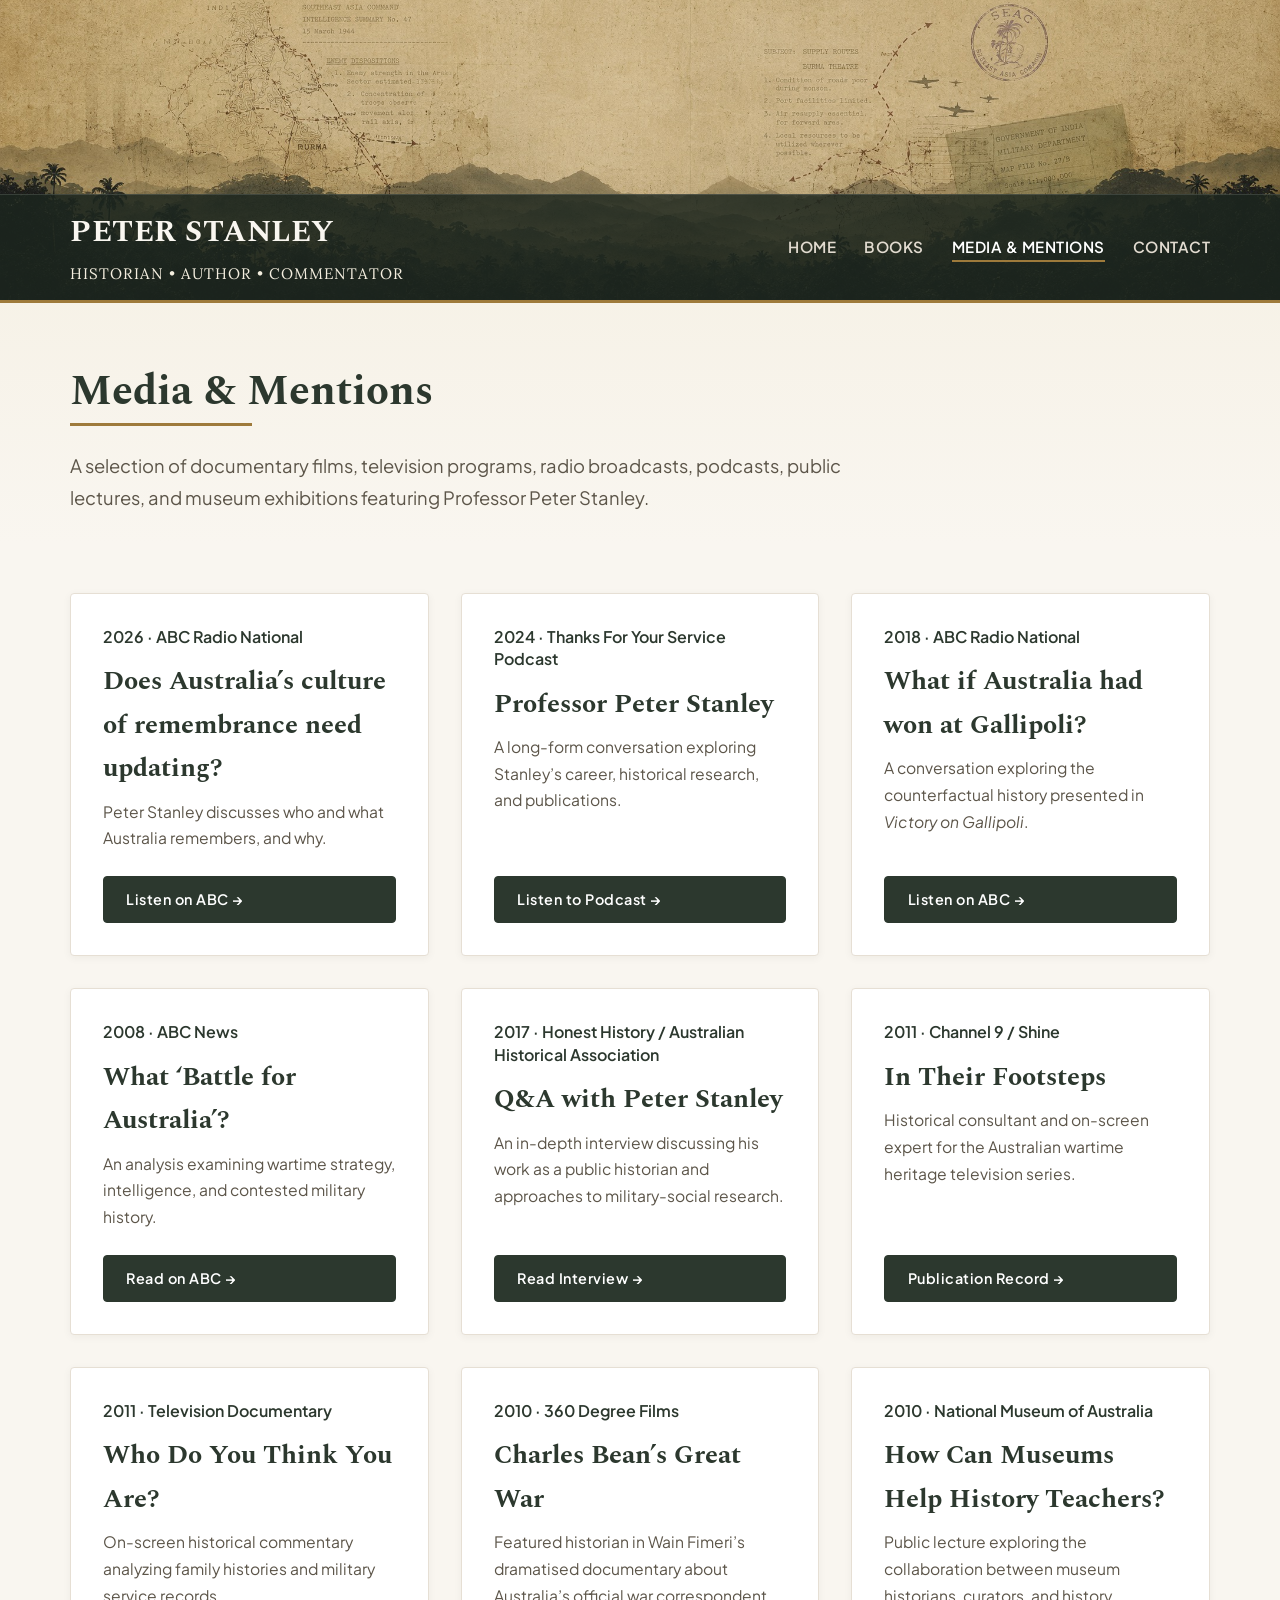
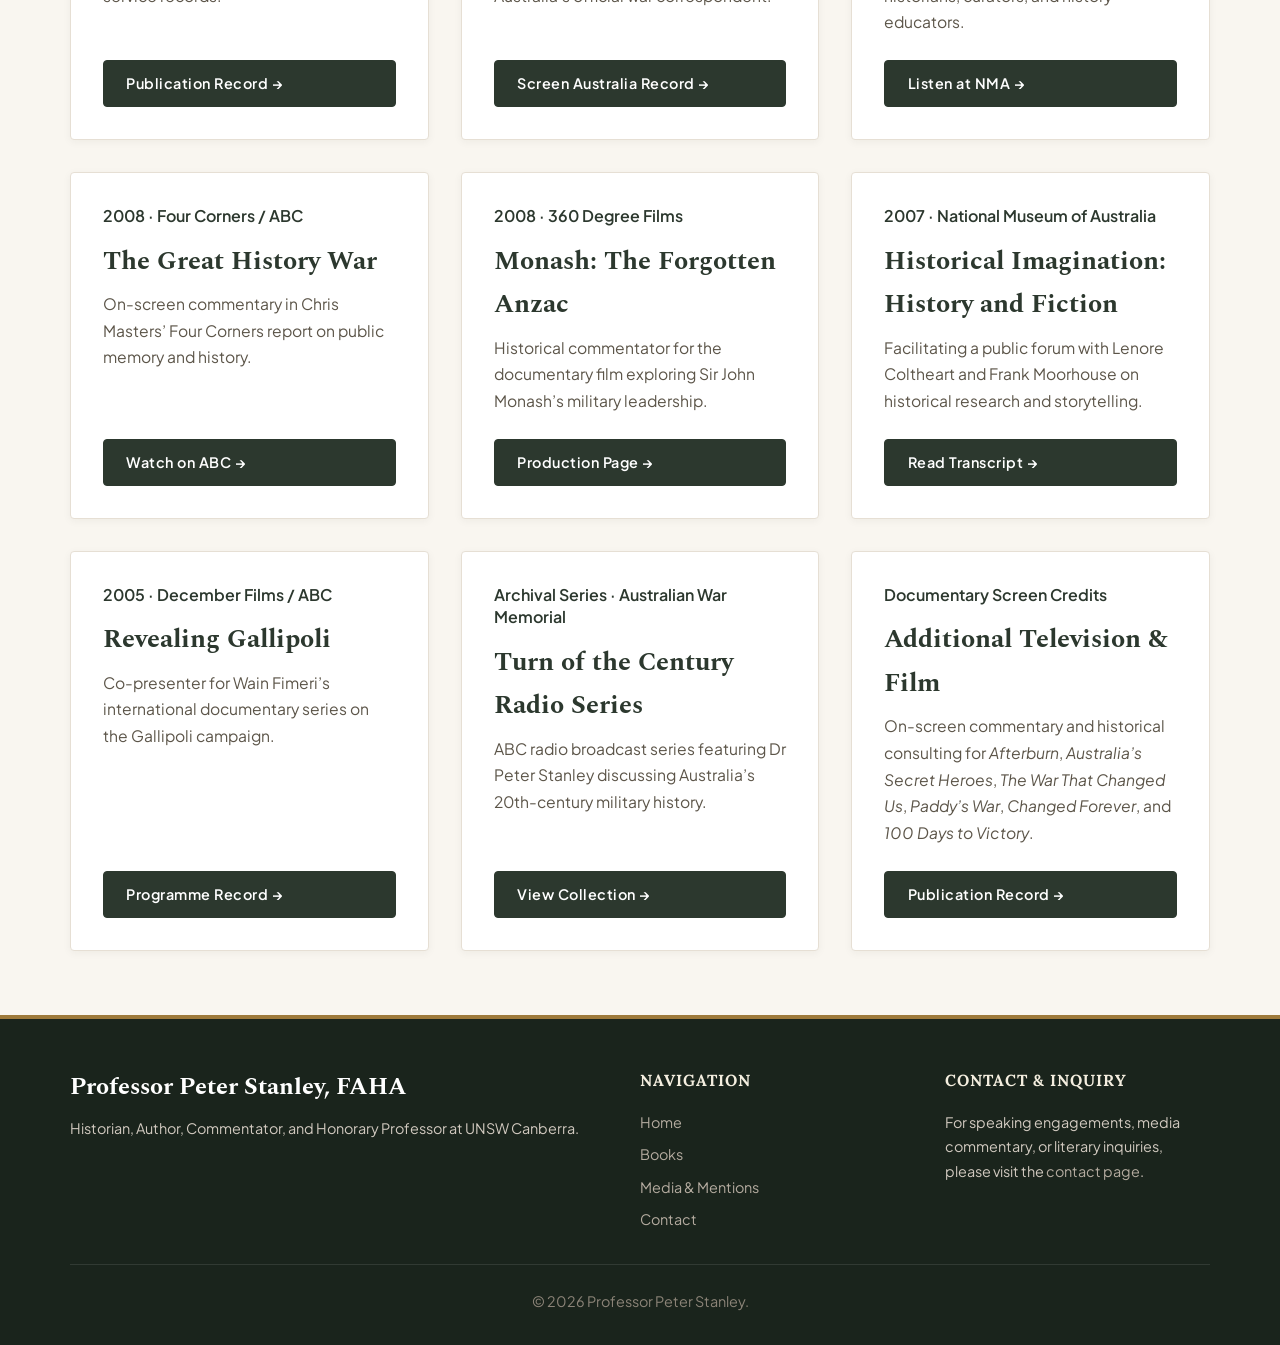
<file: media.html>
<!DOCTYPE html>
<html lang="en">
<head>
  <meta charset="UTF-8">
  <meta name="viewport" content="width=device-width, initial-scale=1.0">
  <title>Media & Mentions | Professor Peter Stanley, FAHA</title>
  <meta name="description" content="Television, film, radio broadcasts, podcasts, public commentary, and exhibition curation by Professor Peter Stanley FAHA.">
  <link rel="stylesheet" href="css/style.css">
  <!-- Google Tag Manager -->
  <script>(function(w,d,s,l,i){w[l]=w[l]||[];w[l].push({'gtm.start':
  new Date().getTime(),event:'gtm.js'});var f=d.getElementsByTagName(s)[0],
  j=d.createElement(s),dl=l!='dataLayer'?'&l='+l:'';j.async=true;j.src=
  'https://www.googletagmanager.com/gtm.js?id='+i+dl;f.parentNode.insertBefore(j,f);
  })(window,document,'script','dataLayer','GTM-TJXRHC45');</script>
  <!-- End Google Tag Manager -->
</head>
<body>
  <!-- Google Tag Manager (noscript) -->
  <noscript><iframe src="https://www.googletagmanager.com/ns.html?id=GTM-TJXRHC45"
  height="0" width="0" style="display:none;visibility:hidden"></iframe></noscript>
  <!-- End Google Tag Manager (noscript) -->

  <!-- Header Banner & Overlay Navigation -->
  <header class="site-header">
    <div class="banner-wrapper">
      <img src="assets/header-banner.jpg" alt="Burma theatre map and wartime documents" class="banner-img">
    </div>
    <nav class="site-brand-nav">
      <div class="container brand-nav-container">
        <div class="site-title">
          PETER STANLEY
          <span>Historian • Author • Commentator</span>
        </div>
        <button class="nav-toggle" aria-label="Toggle Navigation">&#9776;</button>
        <div class="main-nav">
          <ul>
            <li><a href="index.html">Home</a></li>
            <li><a href="books.html">Books</a></li>
            <li><a href="media.html" class="active">Media & Mentions</a></li>
            <li><a href="contact.html">Contact</a></li>
          </ul>
        </div>
      </div>
    </nav>
  </header>

  <!-- Page Introduction Header -->
  <section class="section" style="padding-bottom: 2rem; background: linear-gradient(180deg, rgba(244, 238, 223, 0.5) 0%, rgba(249, 246, 240, 0) 100%);">
    <div class="container">
      <h1 class="section-title" style="font-size: 2.6rem;">Media & Mentions</h1>
      <p style="font-size: 1.15rem; color: var(--color-text-muted); max-width: 800px;">
        A selection of documentary films, television programs, radio broadcasts, podcasts, public lectures, and museum exhibitions featuring Professor Peter Stanley.
      </p>
    </div>
  </section>

  <!-- Media Catalog Grid -->
  <section class="section" style="padding-top: 1rem;">
    <div class="container">
      <div class="cards-grid" style="grid-template-columns: repeat(auto-fill, minmax(340px, 1fr)); gap: 2rem;">

        <!-- ABC Radio National 2026 -->
        <article class="feature-card">
          <div>
            <div class="card-subtitle">2026 · ABC Radio National</div>
            <h2 class="card-title">Does Australia’s culture of remembrance need updating?</h2>
            <p class="card-desc">Peter Stanley discusses who and what Australia remembers, and why.</p>
          </div>
          <a href="https://www.abc.net.au/listen/programs/latenightlive/peter-stanley-anzac-history-remembrance/106585894" target="_blank" rel="noopener" class="btn btn-outline">Listen on ABC &rarr;</a>
        </article>

        <!-- Thanks For Your Service Podcast 2024 -->
        <article class="feature-card">
          <div>
            <div class="card-subtitle">2024 · Thanks For Your Service Podcast</div>
            <h2 class="card-title">Professor Peter Stanley</h2>
            <p class="card-desc">A long-form conversation exploring Stanley’s career, historical research, and publications.</p>
          </div>
          <a href="https://music.amazon.com/podcasts/21fc737c-61ed-4e57-81f6-15b7c5ae3a85/thanksforyourservice-podcast-76---professor-peter-stanley--one-of-australia%E2%80%99s-leading-military-historians" target="_blank" rel="noopener" class="btn btn-outline">Listen to Podcast &rarr;</a>
        </article>

        <!-- ABC Radio National 2018 -->
        <article class="feature-card">
          <div>
            <div class="card-subtitle">2018 · ABC Radio National</div>
            <h2 class="card-title">What if Australia had won at Gallipoli?</h2>
            <p class="card-desc">A conversation exploring the counterfactual history presented in <em>Victory on Gallipoli</em>.</p>
          </div>
          <a href="https://www.abc.net.au/listen/programs/nightlife/peter-stanley/9739278" target="_blank" rel="noopener" class="btn btn-outline">Listen on ABC &rarr;</a>
        </article>

        <!-- ABC News 2008 -->
        <article class="feature-card">
          <div>
            <div class="card-subtitle">2008 · ABC News</div>
            <h2 class="card-title">What ‘Battle for Australia’?</h2>
            <p class="card-desc">An analysis examining wartime strategy, intelligence, and contested military history.</p>
          </div>
          <a href="https://www.abc.net.au/news/2008-09-03/what-battle-for-australia/32530" target="_blank" rel="noopener" class="btn btn-outline">Read on ABC &rarr;</a>
        </article>

        <!-- Honest History / AHA 2017 -->
        <article class="feature-card">
          <div>
            <div class="card-subtitle">2017 · Honest History / Australian Historical Association</div>
            <h2 class="card-title">Q&amp;A with Peter Stanley</h2>
            <p class="card-desc">An in-depth interview discussing his work as a public historian and approaches to military-social research.</p>
          </div>
          <a href="https://honesthistory.net.au/wp/holbrook-carolyn-q-a-with-peter-stanley/" target="_blank" rel="noopener" class="btn btn-outline">Read Interview &rarr;</a>
        </article>

        <!-- Shine / Channel 9 2011 -->
        <article class="feature-card">
          <div>
            <div class="card-subtitle">2011 · Channel 9 / Shine</div>
            <h2 class="card-title">In Their Footsteps</h2>
            <p class="card-desc">Historical consultant and on-screen expert for the Australian wartime heritage television series.</p>
          </div>
          <a href="https://www.unsw.edu.au/staff/peter-stanley" target="_blank" rel="noopener" class="btn btn-outline">Publication Record &rarr;</a>
        </article>

        <!-- Television Documentary 2011 -->
        <article class="feature-card">
          <div>
            <div class="card-subtitle">2011 · Television Documentary</div>
            <h2 class="card-title">Who Do You Think You Are?</h2>
            <p class="card-desc">On-screen historical commentary analyzing family histories and military service records.</p>
          </div>
          <a href="https://www.unsw.edu.au/staff/peter-stanley" target="_blank" rel="noopener" class="btn btn-outline">Publication Record &rarr;</a>
        </article>

        <!-- 360 Degree Films 2010 -->
        <article class="feature-card">
          <div>
            <div class="card-subtitle">2010 · 360 Degree Films</div>
            <h2 class="card-title">Charles Bean’s Great War</h2>
            <p class="card-desc">Featured historian in Wain Fimeri’s dramatised documentary about Australia’s official war correspondent.</p>
          </div>
          <a href="https://www.screenaustralia.gov.au/the-screen-guide/t/charles-beans-great-war-2010/29265/" target="_blank" rel="noopener" class="btn btn-outline">Screen Australia Record &rarr;</a>
        </article>

        <!-- National Museum of Australia 2010 -->
        <article class="feature-card">
          <div>
            <div class="card-subtitle">2010 · National Museum of Australia</div>
            <h2 class="card-title">How Can Museums Help History Teachers?</h2>
            <p class="card-desc">Public lecture exploring the collaboration between museum historians, curators, and history educators.</p>
          </div>
          <a href="https://www.nma.gov.au/audio/uncategorised/how-can-museums-help-history-teachers" target="_blank" rel="noopener" class="btn btn-outline">Listen at NMA &rarr;</a>
        </article>

        <!-- Four Corners / ABC 2008 -->
        <article class="feature-card">
          <div>
            <div class="card-subtitle">2008 · Four Corners / ABC</div>
            <h2 class="card-title">The Great History War</h2>
            <p class="card-desc">On-screen commentary in Chris Masters’ Four Corners report on public memory and history.</p>
          </div>
          <a href="https://www.abc.net.au/news/2008-11-11/the-great-history-war/8953072" target="_blank" rel="noopener" class="btn btn-outline">Watch on ABC &rarr;</a>
        </article>

        <!-- 360 Degree Films 2008 -->
        <article class="feature-card">
          <div>
            <div class="card-subtitle">2008 · 360 Degree Films</div>
            <h2 class="card-title">Monash: The Forgotten Anzac</h2>
            <p class="card-desc">Historical commentator for the documentary film exploring Sir John Monash’s military leadership.</p>
          </div>
          <a href="https://360degreefilms.com.au/productions/monash-the-forgotten-anzac/" target="_blank" rel="noopener" class="btn btn-outline">Production Page &rarr;</a>
        </article>

        <!-- National Museum of Australia 2007 -->
        <article class="feature-card">
          <div>
            <div class="card-subtitle">2007 · National Museum of Australia</div>
            <h2 class="card-title">Historical Imagination: History and Fiction</h2>
            <p class="card-desc">Facilitating a public forum with Lenore Coltheart and Frank Moorhouse on historical research and storytelling.</p>
          </div>
          <a href="https://www.nma.gov.au/audio/historical-imagination-series/transcripts/examining-the-intersections-of-historical-research-and-fictional-writing" target="_blank" rel="noopener" class="btn btn-outline">Read Transcript &rarr;</a>
        </article>

        <!-- December Films / ABC 2005 -->
        <article class="feature-card">
          <div>
            <div class="card-subtitle">2005 · December Films / ABC</div>
            <h2 class="card-title">Revealing Gallipoli</h2>
            <p class="card-desc">Co-presenter for Wain Fimeri’s international documentary series on the Gallipoli campaign.</p>
          </div>
          <a href="https://theeducationshop.vhx.tv/products/revealing-gallipoli-3-day-rental" target="_blank" rel="noopener" class="btn btn-outline">Programme Record &rarr;</a>
        </article>

        <!-- Australian War Memorial Archives -->
        <article class="feature-card">
          <div>
            <div class="card-subtitle">Archival Series · Australian War Memorial</div>
            <h2 class="card-title">Turn of the Century Radio Series</h2>
            <p class="card-desc">ABC radio broadcast series featuring Dr Peter Stanley discussing Australia’s 20th-century military history.</p>
          </div>
          <a href="https://www.awm.gov.au/collection/C389518" target="_blank" rel="noopener" class="btn btn-outline">View Collection &rarr;</a>
        </article>

        <!-- Additional Documentary Screen Credits -->
        <article class="feature-card">
          <div>
            <div class="card-subtitle">Documentary Screen Credits</div>
            <h2 class="card-title">Additional Television & Film</h2>
            <p class="card-desc">On-screen commentary and historical consulting for <em>Afterburn</em>, <em>Australia’s Secret Heroes</em>, <em>The War That Changed Us</em>, <em>Paddy’s War</em>, <em>Changed Forever</em>, and <em>100 Days to Victory</em>.</p>
          </div>
          <a href="https://www.unsw.edu.au/staff/peter-stanley" target="_blank" rel="noopener" class="btn btn-outline">Publication Record &rarr;</a>
        </article>

      </div>
    </div>
  </section>

  <!-- Footer -->
  <footer class="site-footer">
    <div class="container">
      <div class="footer-grid">
        <div class="footer-brand">
          <h3>Professor Peter Stanley, FAHA</h3>
          <p>Historian, Author, Commentator, and Honorary Professor at UNSW Canberra.</p>
        </div>
        <div class="footer-links">
          <h4>Navigation</h4>
          <ul>
            <li><a href="index.html">Home</a></li>
            <li><a href="books.html">Books</a></li>
            <li><a href="media.html">Media & Mentions</a></li>
            <li><a href="contact.html">Contact</a></li>
          </ul>
        </div>
        <div class="footer-links">
          <h4>Contact & Inquiry</h4>
          <p>For speaking engagements, media commentary, or literary inquiries, please visit the <a href="contact.html">contact page</a>.</p>
        </div>
      </div>
      <div class="footer-bottom">
        <p>&copy; 2026 Professor Peter Stanley.</p>
      </div>
    </div>
  </footer>

  <script src="js/main.js"></script>
</body>
</html>
</file>
<file: css/style.css>
/* ==========================================================================
   Peter Stanley - Historian & Author
   Design System & Main Stylesheet
   ========================================================================== */

/* Fonts Import */
@import url('https://fonts.googleapis.com/css2?family=Spectral:ital,wght@0,400;0,600;0,700;1,400&family=Lora:ital,wght@0,400;0,500;1,400&family=Plus+Jakarta+Sans:wght@400;500;600;700&display=swap');

/* Color Variables derived from Vintage Map Header Banner */
:root {
  --color-bg: #F9F6F0;
  --color-card-bg: #FFFFFF;
  --color-card-border: #E6DFD4;
  --color-text-main: #23201C;
  --color-text-muted: #5C5549;
  --color-text-light: #807667;
  
  --color-primary: #2C382E;      /* Deep Olive / Jungle Green */
  --color-primary-hover: #1E281F;
  --color-accent: #9E7A3B;       /* Vintage Brass / Sepia Gold */
  --color-accent-hover: #7E602B;
  --color-accent-light: #F4EEDF;
  
  --font-heading: 'Spectral', Georgia, serif;
  --font-subheading: 'Lora', serif;
  --font-body: 'Plus Jakarta Sans', -apple-system, BlinkMacSystemFont, sans-serif;
  
  --shadow-sm: 0 2px 8px rgba(35, 32, 28, 0.05);
  --shadow-md: 0 6px 18px rgba(35, 32, 28, 0.08);
  --shadow-lg: 0 12px 30px rgba(35, 32, 28, 0.12);
  
  --radius-sm: 4px;
  --radius-md: 4px;
  --radius-lg: 4px;
  
  --max-width: 1140px;
}

/* Reset & Base Styles */
*, *::before, *::after {
  box-sizing: border-box;
  margin: 0;
  padding: 0;
}

html {
  font-size: 16px;
  scroll-behavior: smooth;
}

body {
  background-color: var(--color-bg);
  color: var(--color-text-main);
  font-family: var(--font-body);
  font-size: 1.05rem;
  line-height: 1.7;
  -webkit-font-smoothing: antialiased;
}

a {
  color: var(--color-accent-hover);
  text-decoration: none;
  transition: color 0.2s ease, border-color 0.2s ease;
}

a:hover {
  color: var(--color-primary);
}

img {
  max-width: 100%;
  height: auto;
  display: block;
}

/* Layout Utilities */
.container {
  width: 90%;
  max-width: var(--max-width);
  margin: 0 auto;
}

/* Top Banner Header & Nav Overlay */
.site-header {
  position: relative;
  width: 100%;
  background-color: #1A241C;
  border-bottom: 3px solid var(--color-accent);
}

.banner-wrapper {
  width: 100%;
  height: 300px;
  overflow: hidden;
  position: relative;
}

.banner-img {
  width: 100%;
  height: 100%;
  object-fit: cover;
  object-position: center bottom;
  filter: contrast(1.05) brightness(0.95);
}

@media (max-width: 768px) {
  .banner-wrapper {
    height: 300px;
    position: relative;
    overflow: hidden;
  }
  .banner-img {
    width: auto;
    min-width: 1200px;
    height: 400px;
    max-width: none;
    position: absolute;
    right: -110px;
    top: -150px;
    object-fit: cover;
  }
}

/* Brand Bar & Navigation (Overlays the bottom of banner image) */
.site-brand-nav {
  position: absolute;
  bottom: 0;
  left: 0;
  right: 0;
  z-index: 100;
  background-color: rgba(28, 38, 30, 0.8);
  border-top: 1px solid rgba(255, 255, 255, 0.12);
  color: #F9F6F0;
  transition: all 0.3s ease;
}

.site-brand-nav.is-sticky {
  position: fixed;
  top: 0;
  bottom: auto;
  background-color: #232D25;
  box-shadow: 0 4px 20px rgba(0,0,0,0.3);
  border-top: none;
}

.brand-nav-container {
  display: flex;
  justify-content: space-between;
  align-items: center;
  padding: 0.85rem 0;
}

.site-title {
  font-family: var(--font-heading);
  font-size: 1.85rem;
  font-weight: 700;
  color: #F9F6F0;
  letter-spacing: 0.5px;
}

.site-title span {
  font-family: var(--font-subheading);
  font-size: 0.95rem;
  font-weight: 400;
  color: var(--color-accent-light);
  display: block;
  letter-spacing: 1px;
  text-transform: uppercase;
  margin-top: 2px;
}

/* Navigation Links */
.main-nav ul {
  display: flex;
  list-style: none;
  gap: 1.75rem;
}

.main-nav a {
  color: #E2DBD0;
  font-family: var(--font-body);
  font-size: 0.95rem;
  font-weight: 600;
  letter-spacing: 0.5px;
  text-transform: uppercase;
  padding: 0.4rem 0;
  position: relative;
}

.main-nav a::after {
  content: '';
  position: absolute;
  bottom: 0;
  left: 0;
  width: 0;
  height: 2px;
  background-color: var(--color-accent);
  transition: width 0.25s ease;
}

.main-nav a:hover,
.main-nav a.active {
  color: #FFFFFF;
}

.main-nav a:hover::after,
.main-nav a.active::after {
  width: 100%;
}

/* Mobile Nav Toggle */
.nav-toggle {
  display: none;
  background: none;
  border: none;
  color: #F9F6F0;
  font-size: 1.5rem;
  cursor: pointer;
}

/* Hero Section */
.hero-section {
  padding: 2rem 0 3rem;
  background: linear-gradient(180deg, rgba(244, 238, 223, 0.5) 0%, rgba(249, 246, 240, 0) 100%);
  border-bottom: 1px solid var(--color-card-border);
}

.hero-grid {
  display: grid;
  grid-template-columns: 1fr 2fr;
  gap: 3rem;
  align-items: start;
}

@media (max-width: 868px) {
  .hero-grid {
    grid-template-columns: 1fr;
    gap: 2rem;
  }
}

.hero-profile-card {
  background-color: var(--color-card-bg);
  border: 1px solid var(--color-card-border);
  padding: 2rem;
  border-radius: var(--radius-md);
  box-shadow: var(--shadow-md);
  text-align: center;
}

.profile-photo {
  display: block;
  width: auto;
  max-width: 100%;
  height: auto;
  max-height: 320px;
  border-radius: var(--radius-md);
  border: 1px solid var(--color-card-border);
  margin: 0 auto 1.5rem;
}

.profile-name {
  font-family: var(--font-heading);
  font-size: 2rem;
  color: var(--color-primary);
  line-height: 1.2;
  margin-bottom: 0.3rem;
}

.profile-postnominal {
  font-family: var(--font-subheading);
  font-size: 0.95rem;
  color: var(--color-accent-hover);
  font-weight: 600;
  letter-spacing: 0.5px;
  margin-bottom: 1rem;
}

.profile-badges {
  display: flex;
  flex-direction: column;
  gap: 0.5rem;
  margin-top: 1.25rem;
  font-size: 0.85rem;
  color: var(--color-text-muted);
}

.badge-item {
  background-color: var(--color-bg);
  padding: 0.4rem 0.75rem;
  border-radius: var(--radius-sm);
  border: 1px solid var(--color-card-border);
  font-weight: 500;
}

/* Hero Content */
.hero-tagline {
  font-family: var(--font-heading);
  font-size: 2.5rem;
  color: var(--color-primary);
  line-height: 1.25;
  margin-bottom: 1.25rem;
}

.hero-lead {
  font-family: var(--font-subheading);
  font-size: 1.2rem;
  color: var(--color-text-muted);
  line-height: 1.6;
  margin-bottom: 1.5rem;
}

.hero-stats {
  display: grid;
  grid-template-columns: repeat(3, 1fr);
  gap: 1.5rem;
  margin-top: 2rem;
  padding-top: 1.5rem;
  border-top: 1px solid var(--color-card-border);
}

.stat-card {
  background: var(--color-card-bg);
  padding: 1rem;
  border-radius: var(--radius-sm);
  border: 1px solid var(--color-card-border);
  text-align: center;
}

.stat-number {
  font-family: var(--font-heading);
  font-size: 2.2rem;
  font-weight: 700;
  color: var(--color-accent);
  line-height: 1;
}

.stat-label {
  font-size: 0.85rem;
  font-weight: 600;
  text-transform: uppercase;
  color: var(--color-text-muted);
  margin-top: 0.3rem;
  letter-spacing: 0.5px;
}

/* Main Content Sections */
.section {
  padding: 4rem 0;
}

.section-title {
  font-family: var(--font-heading);
  font-size: 2.2rem;
  color: var(--color-primary);
  line-height: 1.2;
  margin-bottom: 1.5rem;
  position: relative;
  display: inline-block;
}

.section-title::after {
  content: '';
  display: block;
  width: 50%;
  height: 3px;
  background-color: var(--color-accent);
  margin-top: 0.4rem;
}

.bio-content p {
  margin-bottom: 1.25rem;
  color: var(--color-text-main);
  font-size: 1.05rem;
}

/* Feature Cards Grid */
.cards-grid {
  display: grid;
  grid-template-columns: repeat(auto-fit, minmax(320px, 1fr));
  gap: 2rem;
  margin-top: 2rem;
}

.feature-card {
  background-color: var(--color-card-bg);
  border: 1px solid var(--color-card-border);
  border-radius: var(--radius-md);
  padding: 2rem;
  box-shadow: var(--shadow-sm);
  transition: transform 0.25s ease, box-shadow 0.25s ease;
  display: flex;
  flex-direction: column;
  justify-content: space-between;
}

.feature-card:hover {
  transform: translateY(-4px);
  box-shadow: var(--shadow-md);
}

/* Books Grid Layout - 2 Columns */
.books-grid {
  display: grid;
  grid-template-columns: repeat(2, 1fr);
  gap: 2rem;
}

@media (max-width: 900px) {
  .books-grid {
    grid-template-columns: 1fr;
  }
}

/* Horizontal Book Card Layout */
.book-card-horizontal {
  background-color: var(--color-card-bg);
  border: 1px solid var(--color-card-border);
  border-radius: var(--radius-sm);
  padding: 1.5rem;
  display: flex;
  flex-direction: row;
  gap: 1.5rem;
  align-items: stretch;
  box-shadow: var(--shadow-sm);
  transition: transform 0.25s ease, box-shadow 0.25s ease;
}

.book-card-horizontal:hover {
  transform: translateY(-3px);
  box-shadow: var(--shadow-md);
}

.book-cover-left {
  width: auto;
  min-width: 0;
  max-width: 125px;
  height: auto;
  max-height: 185px;
  object-fit: cover;
  border-radius: var(--radius-sm);
  box-shadow: 0 4px 12px rgba(35, 32, 28, 0.15);
  border: 1px solid var(--color-card-border);
  background-color: #EFE9DD;
  display: block;
}

.book-details-right {
  display: flex;
  flex-direction: column;
  justify-content: space-between;
  flex: 1;
  width: 100%;
}

@media (max-width: 640px) {
  .book-card-horizontal {
    flex-direction: column;
    align-items: center;
    padding: 1.25rem;
  }
  
  .book-cover-left {
    width: auto;
    min-width: 0;
    max-width: 140px;
    height: auto;
    max-height: 200px;
    margin-bottom: 0.5rem;
  }

  .book-details-right {
    width: 100%;
    text-align: left;
  }

  .book-details-right .btn {
    width: 100%;
    justify-content: center;
    margin-top: 1rem;
  }
}

.card-icon {
  font-size: 2rem;
  margin-bottom: 1rem;
}

.card-title {
  font-family: var(--font-heading);
  font-size: 1.6rem;
  color: var(--color-primary);
  margin-bottom: 0.5rem;
}

.card-subtitle {
  font-family: var(--font-body);
  font-size: 1rem;
  font-weight: 600;
  color: var(--color-primary);
  margin-bottom: 0.75rem;
  line-height: 1.4;
}

.card-desc {
  color: var(--color-text-muted);
  font-size: 0.98rem;
  margin-bottom: 1.5rem;
}

.btn {
  display: inline-flex;
  align-items: center;
  gap: 0.5rem;
  padding: 0.65rem 1.4rem;
  font-family: var(--font-body);
  font-size: 0.9rem;
  font-weight: 600;
  letter-spacing: 0.5px;
  border-radius: var(--radius-sm);
  transition: all 0.2s ease;
  cursor: pointer;
  border: none;
}

.btn-primary {
  background-color: var(--color-primary);
  color: #FFFFFF;
}

.btn-primary:hover {
  background-color: var(--color-primary-hover);
  color: #FFFFFF;
}

.publisher-tag {
  font-size: 0.8rem;
  font-weight: 600;
  text-transform: uppercase;
  letter-spacing: 0.5px;
  color: var(--color-text-muted);
  background: transparent;
  border: none;
  padding: 0;
}

.btn-outline {
  background-color: var(--color-primary);
  color: #FFFFFF;
  border: 1px solid var(--color-primary);
}

.btn-outline:hover {
  background-color: #3C4E3F;
  color: #FFFFFF;
  border-color: #3C4E3F;
}

/* Honors / Awards Table */
.awards-list {
  list-style: none;
  display: grid;
  gap: 1rem;
  margin-top: 1.5rem;
}

.award-item {
  background-color: var(--color-card-bg);
  border: 1px solid var(--color-card-border);
  padding: 1.25rem 1.5rem;
  border-radius: var(--radius-sm);
  display: flex;
  justify-content: space-between;
  align-items: center;
}

.award-name {
  font-weight: 600;
  color: var(--color-primary);
  font-size: 1.05rem;
}

.award-detail {
  font-size: 0.9rem;
  color: var(--color-text-muted);
}

.award-year {
  font-family: var(--font-heading);
  font-size: 1.2rem;
  font-weight: 700;
  color: var(--color-accent);
}

/* Footer */
.site-footer {
  background-color: #1A241C;
  color: #D2CAC0;
  padding: 3rem 0 2rem;
  border-top: 4px solid var(--color-accent);
  font-size: 0.9rem;
}

.footer-grid {
  display: grid;
  grid-template-columns: 2fr 1fr 1fr;
  gap: 2.5rem;
  margin-bottom: 2rem;
}

@media (max-width: 768px) {
  .site-title {
    font-size: 1.35rem;
    line-height: 1.2;
  }

  .site-title span {
    font-size: 0.7rem;
    margin-top: 2px;
  }

  .brand-nav-container {
    position: relative;
  }
  
  .nav-toggle {
    display: block;
    padding: 0.35rem 0.65rem;
    background: rgba(255, 255, 255, 0.12);
    border: 1px solid rgba(255, 255, 255, 0.2);
    border-radius: var(--radius-sm);
    font-size: 1.2rem;
    line-height: 1;
  }

  .main-nav {
    display: none;
    position: absolute;
    top: 100%;
    left: 0;
    right: 0;
    background-color: #1E281F;
    padding: 1.25rem 1.5rem;
    border-top: 3px solid var(--color-accent);
    box-shadow: 0 12px 30px rgba(0, 0, 0, 0.4);
    z-index: 1000;
    border-radius: 0 0 var(--radius-sm) var(--radius-sm);
  }
  
  .main-nav.open {
    display: block;
  }
  
  .main-nav.open ul {
    flex-direction: column;
    gap: 0.85rem;
  }

  .main-nav a {
    display: block;
    font-size: 1rem;
    padding: 0.4rem 0;
    border-bottom: 1px solid rgba(255, 255, 255, 0.08);
  }
  
  .footer-grid {
    grid-template-columns: 1fr;
    gap: 2rem;
  }
  
  .hero-stats {
    grid-template-columns: 1fr;
  }
}

.footer-brand h3 {
  font-family: var(--font-heading);
  font-size: 1.5rem;
  color: #FFFFFF;
  margin-bottom: 0.5rem;
}

.footer-links h4 {
  font-family: var(--font-subheading);
  font-size: 1rem;
  color: var(--color-accent-light);
  margin-bottom: 1rem;
  text-transform: uppercase;
  letter-spacing: 1px;
}

.footer-links ul {
  list-style: none;
  display: flex;
  flex-direction: column;
  gap: 0.5rem;
}

.footer-links a {
  color: #B5ACA0;
}

.footer-links a:hover {
  color: #FFFFFF;
}

.footer-bottom {
  border-top: 1px solid rgba(255,255,255,0.1);
  padding-top: 1.5rem;
  text-align: center;
  color: #8C8478;
}
</file>
